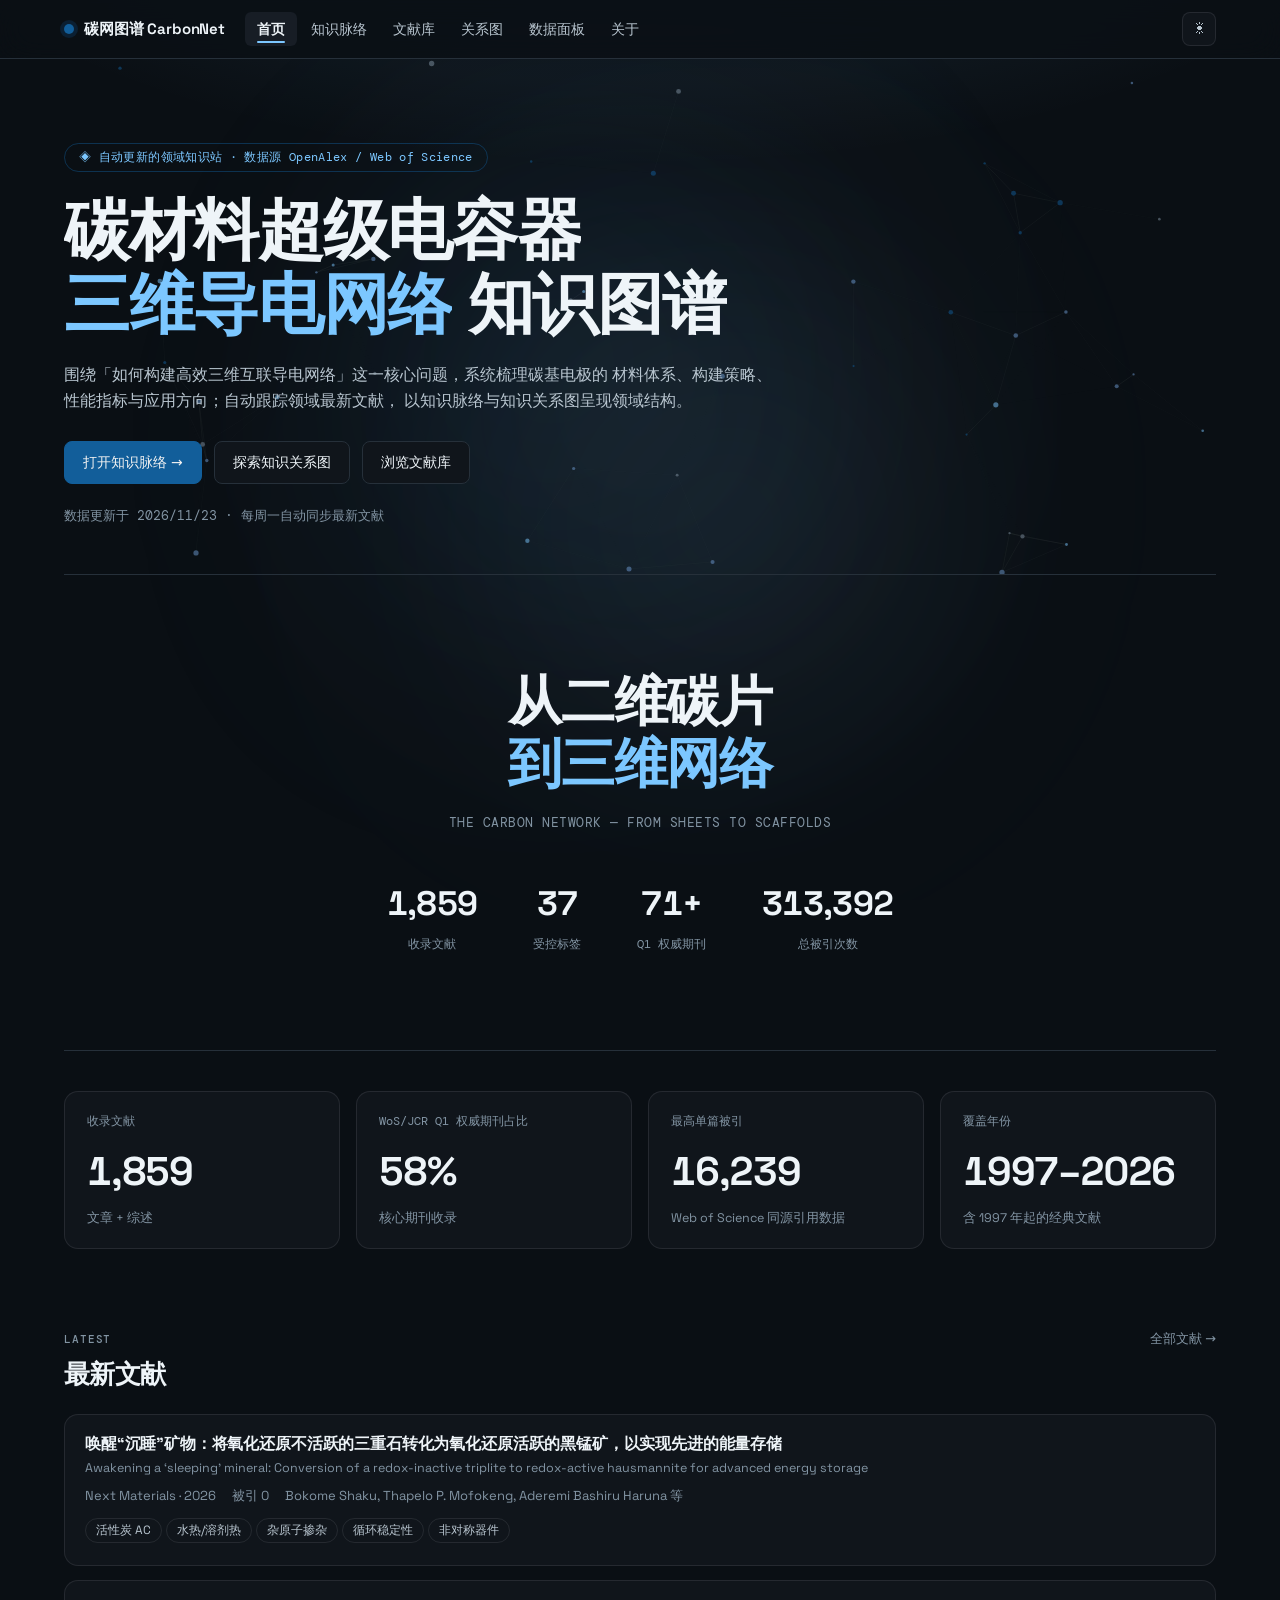
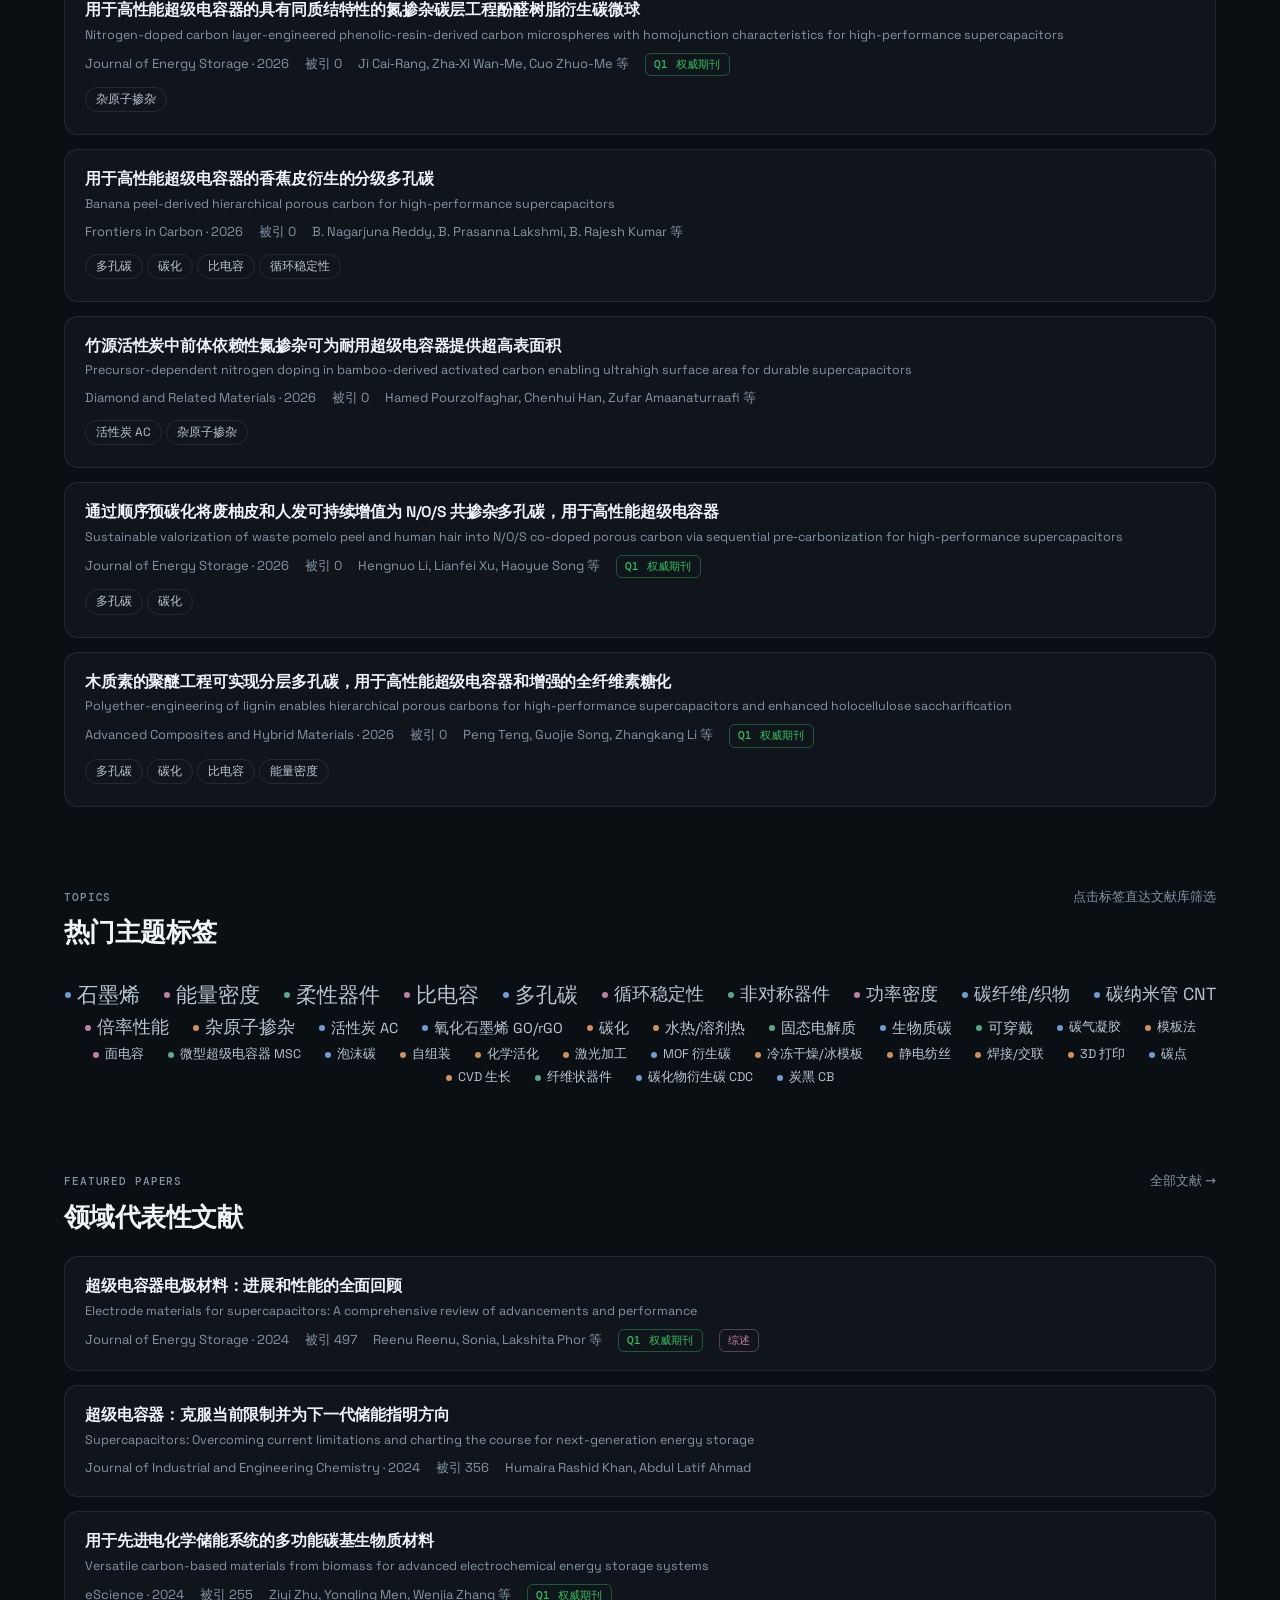
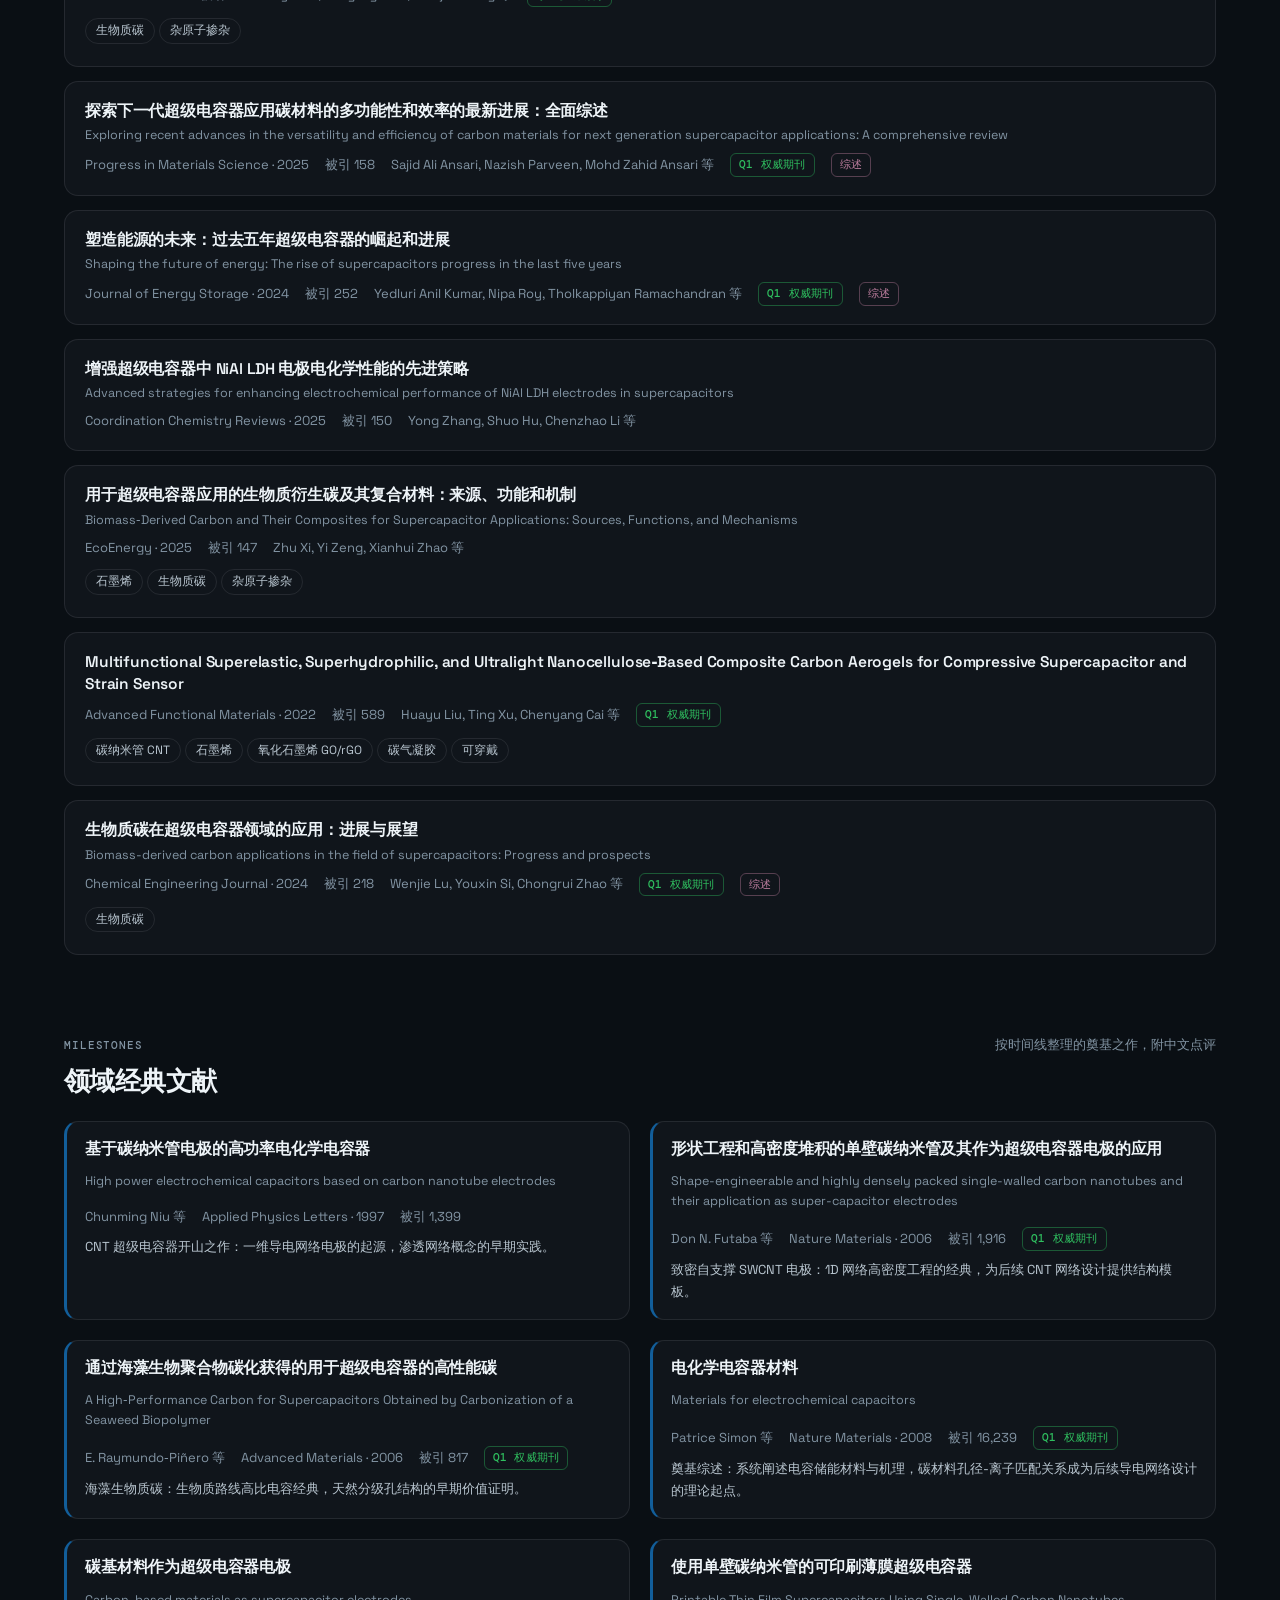
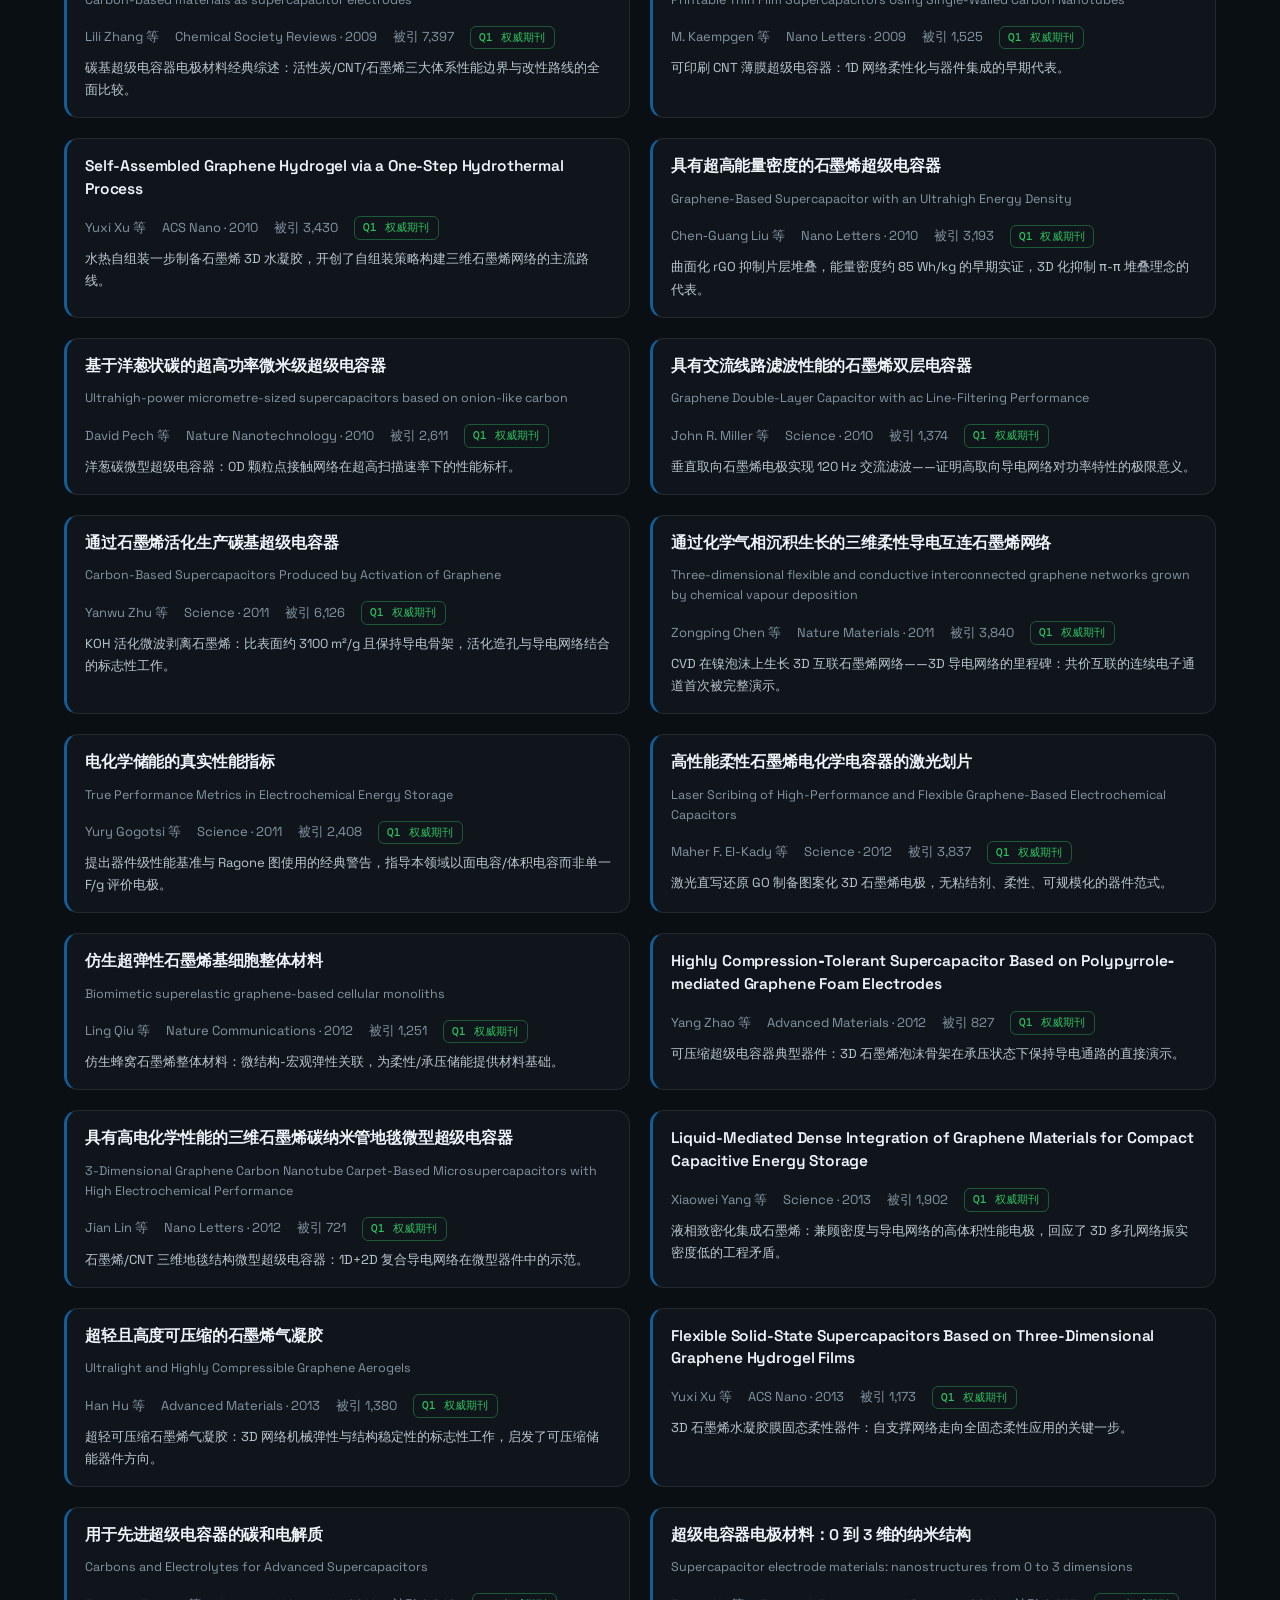
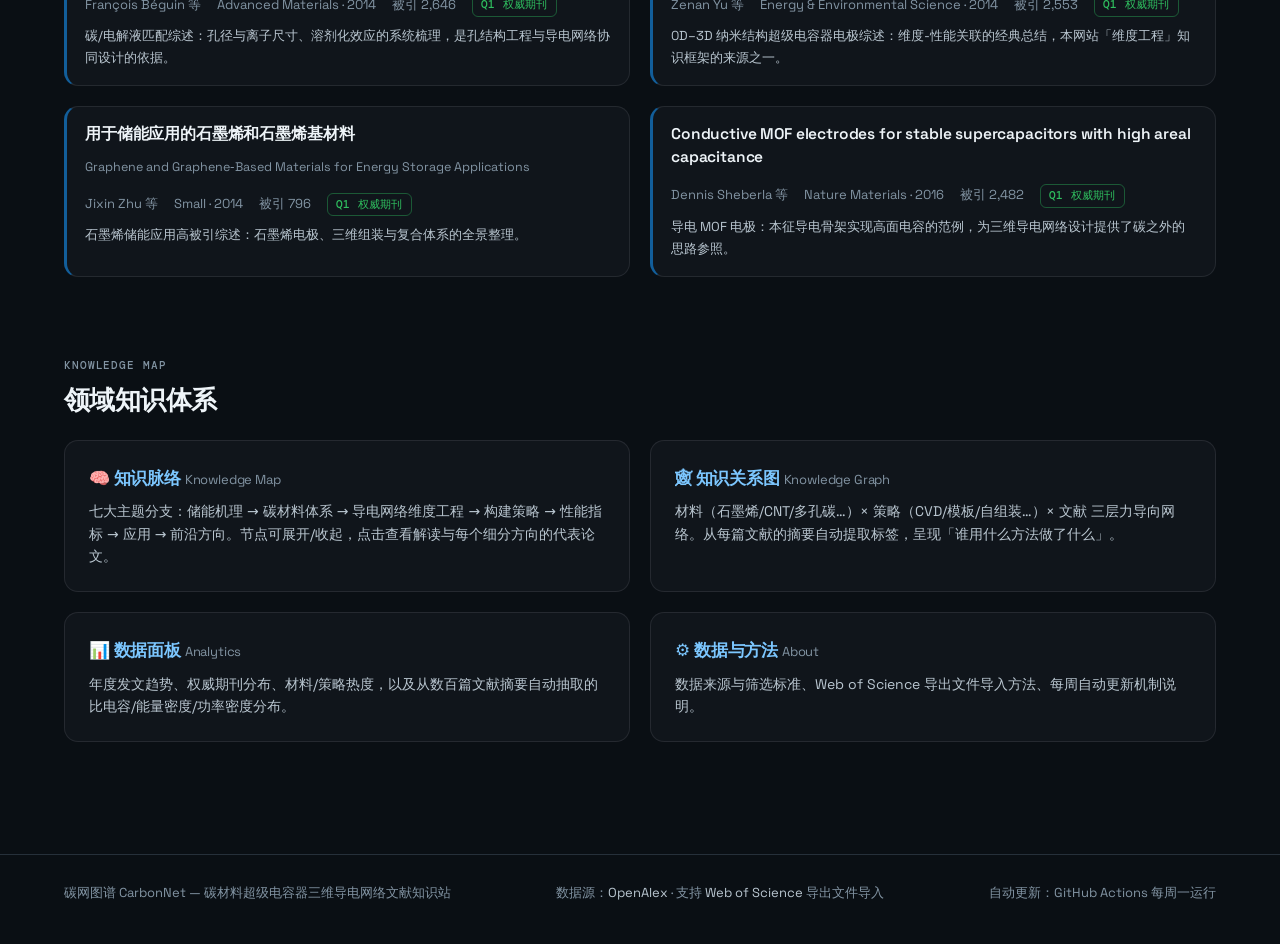
<file: index.html>
<!DOCTYPE html>
<html lang="zh-CN" data-theme="dark">
<head>
  <meta charset="UTF-8">
  <meta name="viewport" content="width=device-width, initial-scale=1.0">
  <title>碳网图谱 CarbonNet · 碳材料超级电容器三维导电网络</title>
  <meta name="description" content="碳材料超级电容器三维导电网络文献知识站：知识脉络、知识关系图、文献库与性能数据面板，数据自动更新，来源 OpenAlex / Web of Science 权威索引。">
  <link rel="stylesheet" href="assets/css/style.css?v=11">
  <link rel="icon" href="data:image/svg+xml,<svg xmlns='http://www.w3.org/2000/svg' viewBox='0 0 100 100'><circle cx='50' cy='50' r='42' fill='%23125E9A'/><circle cx='30' cy='38' r='10' fill='%237CC7FF'/><circle cx='62' cy='58' r='10' fill='%237CC7FF'/></svg>">
</head>
<body data-page="home">

  <main class="container">

    <!-- Hero -->
    <section class="hero">
      <canvas id="hero-canvas" aria-hidden="true"></canvas>
      <div class="hero-eyebrow">◈ 自动更新的领域知识站 · 数据源 OpenAlex / Web of Science</div>
      <h1>碳材料超级电容器<br><span class="accent">三维导电网络</span> 知识图谱</h1>
      <p class="hero-sub">
        围绕「如何构建高效三维互联导电网络」这一核心问题，系统梳理碳基电极的
        材料体系、构建策略、性能指标与应用方向；自动跟踪领域最新文献，
        以知识脉络与知识关系图呈现领域结构。
      </p>
      <div class="hero-actions">
        <a class="btn btn-primary" href="mindmap.html">打开知识脉络 →</a>
        <a class="btn" href="graph.html">探索知识关系图</a>
        <a class="btn" href="papers.html">浏览文献库</a>
      </div>
      <div class="updated-at" id="updated-at">数据更新于 …</div>
    </section>

    <!-- 大字标语带 -->
    <section class="statement">
      <h2>从二维碳片<br><span class="st-accent">到三维网络</span></h2>
      <div class="st-sub">THE CARBON NETWORK — FROM SHEETS TO SCAFFOLDS</div>
      <div class="st-nums" id="st-nums">
        <div class="st-num"><div class="v">—</div><div class="l">收录文献</div></div>
        <div class="st-num"><div class="v">—</div><div class="l">受控标签</div></div>
        <div class="st-num"><div class="v">—</div><div class="l">Q1 权威期刊</div></div>
        <div class="st-num"><div class="v">—</div><div class="l">总被引次数</div></div>
      </div>
    </section>

    <!-- KPI 数据一览 -->
    <section class="section" style="padding-top:40px">
      <div class="kpi-row" id="kpi-row">
        <div class="kpi"><div class="kpi-label">收录文献</div><div class="kpi-value">—</div><div class="kpi-delta">文章 + 综述</div></div>
        <div class="kpi"><div class="kpi-label">WoS/JCR Q1 权威期刊占比</div><div class="kpi-value">—</div><div class="kpi-delta">核心期刊收录</div></div>
        <div class="kpi"><div class="kpi-label">最高单篇被引</div><div class="kpi-value">—</div><div class="kpi-delta">Web of Science 同源引用数据</div></div>
        <div class="kpi"><div class="kpi-label">覆盖年份</div><div class="kpi-value">—</div><div class="kpi-delta">含 1997 年起的经典文献</div></div>
      </div>
    </section>

    <!-- 最新文献 -->
    <section class="section">
      <div class="section-head">
        <h2 class="section-title"><span class="kicker">Latest</span>最新文献</h2>
        <a class="section-note" href="papers.html">全部文献 →</a>
      </div>
      <div id="latest-list">
        <div class="empty-state">加载中…</div>
      </div>
    </section>

    <!-- 热门主题标签云 -->
    <section class="section">
      <div class="section-head">
        <h2 class="section-title"><span class="kicker">Topics</span>热门主题标签</h2>
        <span class="section-note">点击标签直达文献库筛选</span>
      </div>
      <div class="tag-cloud" id="tag-cloud"></div>
    </section>

    <!-- 精选文献 -->
    <section class="section">
      <div class="section-head">
        <h2 class="section-title"><span class="kicker">Featured Papers</span>领域代表性文献</h2>
        <a class="section-note" href="papers.html">全部文献 →</a>
      </div>
      <div id="featured-list">
        <div class="empty-state">加载中…</div>
      </div>
    </section>

    <!-- 经典文献 -->
    <section class="section">
      <div class="section-head">
        <h2 class="section-title"><span class="kicker">Milestones</span>领域经典文献</h2>
        <span class="section-note">按时间线整理的奠基之作，附中文点评</span>
      </div>
      <div id="classic-list" class="grid-2">
        <div class="empty-state">加载中…</div>
      </div>
    </section>

    <!-- 知识体系入口 -->
    <section class="section">
      <div class="section-head">
        <h2 class="section-title"><span class="kicker">Knowledge Map</span>领域知识体系</h2>
      </div>
      <div class="grid-2">
        <a class="card" href="mindmap.html">
          <h3>🧠 知识脉络 <span class="muted" style="font-weight:400;font-size:13px">Knowledge Map</span></h3>
          <p>七大主题分支：储能机理 → 碳材料体系 → 导电网络维度工程 → 构建策略 → 性能指标 → 应用 → 前沿方向。节点可展开/收起，点击查看解读与每个细分方向的代表论文。</p>
        </a>
        <a class="card" href="graph.html">
          <h3>🕸 知识关系图 <span class="muted" style="font-weight:400;font-size:13px">Knowledge Graph</span></h3>
          <p>材料（石墨烯/CNT/多孔碳…）× 策略（CVD/模板/自组装…）× 文献 三层力导向网络。从每篇文献的摘要自动提取标签，呈现「谁用什么方法做了什么」。</p>
        </a>
        <a class="card" href="stats.html">
          <h3>📊 数据面板 <span class="muted" style="font-weight:400;font-size:13px">Analytics</span></h3>
          <p>年度发文趋势、权威期刊分布、材料/策略热度，以及从数百篇文献摘要自动抽取的比电容/能量密度/功率密度分布。</p>
        </a>
        <a class="card" href="about.html">
          <h3>⚙️ 数据与方法 <span class="muted" style="font-weight:400;font-size:13px">About</span></h3>
          <p>数据来源与筛选标准、Web of Science 导出文件导入方法、每周自动更新机制说明。</p>
        </a>
      </div>
    </section>

  </main>

  <script src="assets/vendor/echarts.min.js"></script>
  <script src="assets/js/site.js?v=11"></script>
  <script>
    // 论文卡片构建（精选/最新共用；标题等来自 API 的不可信数据一律用 textContent）
    function buildPaperCard(p) {
      const el = document.createElement("article");
      el.className = "paper-card";

      const title = document.createElement("h3");
      title.className = "paper-title";
      const a = document.createElement("a");
      // 优先站内详情页（paper.html）；无 id/doi 时回退原文外链
      a.href = p.id ? `paper.html?id=${encodeURIComponent(p.id)}`
        : (p.doi ? `paper.html?doi=${encodeURIComponent(p.doi)}` : p.url || "#");
      a.textContent = p.zh_title || p.title;
      if (p.id || p.doi) a.title = "打开站内详情页";
      else { a.target = "_blank"; a.rel = "noopener"; }
      title.appendChild(a);
      el.appendChild(title);
      if (p.zh_title) {
        const en = document.createElement("div");
        en.textContent = p.title;
        en.style.cssText = "font-size:12.5px;color:var(--muted);margin-top:3px";
        en.title = "英文原标题";
        el.appendChild(en);
      }

      const meta = document.createElement("div");
      meta.className = "paper-meta";
      const span = (txt) => {
        const s = document.createElement("span");
        s.textContent = txt;
        meta.appendChild(s);
      };
      span(`${p.journal} · ${p.year}`);
      span(`被引 ${fmtInt(p.cited_by_count)}`);
      span(shortAuthors(p.authors));
      if (p.core_journal) {
        const b = document.createElement("span");
        b.className = "badge badge-q1";
        b.textContent = "Q1 权威期刊";
        meta.appendChild(b);
      }
      if (p.type === "review") {
        const b = document.createElement("span");
        b.className = "badge badge-review";
        b.textContent = "综述";
        meta.appendChild(b);
      }
      if (p.oa) {
        const b = document.createElement("span");
        b.className = "badge badge-oa";
        b.textContent = "开放获取";
        meta.appendChild(b);
      }
      if (p.classic) {
        const b = document.createElement("span");
        b.className = "badge badge-classic";
        b.textContent = "★ 经典";
        meta.appendChild(b);
      }
      el.appendChild(meta);

      const tags = (p.tags || []).slice(0, 5);
      if (tags.length) {
        const tw = document.createElement("div");
        tw.className = "paper-tags";
        tags.forEach((t) => {
          const tg = document.createElement("span");
          tg.className = "tag";
          tg.textContent = t;
          tw.appendChild(tg);
        });
        el.appendChild(tw);
      }
      return el;
    }

    (async () => {
      try {
        const [stats, featured, classics, latest] = await Promise.all([
          loadJSON("stats"), loadJSON("featured"), loadJSON("classics"), loadJSON("latest"),
        ]);

        // 更新时间
        document.getElementById("updated-at").textContent =
          `数据更新于 ${fmtDate(stats.last_updated)} · 每周一自动同步最新文献`;

        const t = stats.totals;

        // 数字滚动动画（KPI 与标语带共用，尊重 prefers-reduced-motion）
        const animateNum = (el, end, fmt, dur = 900, delay = 0) => {
          if (REDUCED_MOTION) { el.textContent = fmt(end); return; }
          const t0 = performance.now();
          const ease = (x) => 1 - Math.pow(1 - x, 3);
          const step = (now) => {
            const k = Math.min(1, (now - t0 - delay) / dur);
            if (k < 0) { requestAnimationFrame(step); return; }
            el.textContent = fmt(Math.round(end * ease(k)));
            if (k < 1) requestAnimationFrame(step);
          };
          requestAnimationFrame(step);
        };

        // KPI
        const kpis = document.querySelectorAll("#kpi-row .kpi-value");
        animateNum(kpis[0], t.papers, fmtInt);
        animateNum(kpis[1], Math.round((t.core_journal / t.papers) * 100), (n) => n + "%");
        animateNum(kpis[2], t.cited_max, fmtInt);
        kpis[3].textContent = `${t.year_min}–${t.year_max}`;

        // 大字标语带核心数字（错峰滚动，动感更强）
        const stNums = document.querySelectorAll("#st-nums .v");
        animateNum(stNums[0], t.papers, fmtInt, 1000, 0);
        animateNum(stNums[1], stats.tags.length, fmtInt, 1000, 120);
        animateNum(stNums[2], t.core_journals_n, (n) => `${n}+`, 1000, 240);
        animateNum(stNums[3], t.cited_total, fmtInt, 1100, 360);

        // 最新文献
        const llist = document.getElementById("latest-list");
        llist.innerHTML = "";
        latest.forEach((p, i) => {
          const el = buildPaperCard(p);
          el.style.animationDelay = `${Math.min(i, 6) * 55}ms`;
          llist.appendChild(el);
        });

        // 热门主题标签云（字号按论文数分档，颜色按类别，点击跳文献库筛选）
        const TAG_SLOT = { material: 0, strategy: 1, application: 2, metric: 4 };
        const tc = document.getElementById("tag-cloud");
        tc.innerHTML = "";
        const theme = chartTheme();
        [...stats.tags].sort((a, b) => b.count - a.count).forEach((tg, i) => {
          const a = document.createElement("a");
          a.href = `papers.html?tag=${encodeURIComponent(tg.name)}`;
          a.classList.add("fade-up");                          // 错峰弹入（播完自动退役）
          a.style.animationDelay = `${Math.min(i, 12) * 35}ms`;
          const size = tg.count >= 400 ? 21 : tg.count >= 200 ? 17.5 : tg.count >= 100 ? 14.5 : 12.5;
          a.style.fontSize = `${size}px`;
          a.title = `${tg.name} · ${fmtInt(tg.count)} 篇`;
          const dot = document.createElement("span");
          dot.className = "tc-dot";
          dot.style.setProperty("--tc-color", theme.series[TAG_SLOT[tg.category] || 0]);
          a.appendChild(dot);
          a.appendChild(document.createTextNode(tg.name));
          tc.appendChild(a);
        });

        // 精选文献卡片
        const list = document.getElementById("featured-list");
        list.innerHTML = "";
        featured.forEach((p, i) => {
          const el = buildPaperCard(p);
          el.style.animationDelay = `${Math.min(i, 6) * 55}ms`;
          list.appendChild(el);
        });

        // 经典文献（时间线整理 + 中文点评）
        const clist = document.getElementById("classic-list");
        clist.innerHTML = "";
        const classicsDesc = [...(classics || [])].sort((a, b) => (a.year || 0) - (b.year || 0));
        classicsDesc.forEach((c, i) => {
          const el = document.createElement("article");
          el.className = "classic-card";
          el.style.animationDelay = `${Math.min(i, 6) * 55}ms`;

          const title = document.createElement("h3");
          title.className = "paper-title";
          const a = document.createElement("a");
          // 优先站内详情页（paper.html）；无 id/doi 时回退原文外链
          a.href = c.id ? `paper.html?id=${encodeURIComponent(c.id)}`
            : (c.doi ? `paper.html?doi=${encodeURIComponent(c.doi)}` : c.url || "#");
          a.textContent = c.zh_title || c.title;
          if (c.id || c.doi) a.title = "打开站内详情页";
          else { a.target = "_blank"; a.rel = "noopener"; }
          title.appendChild(a);
          el.appendChild(title);
          if (c.zh_title) {
            const en = document.createElement("div");
            en.textContent = c.title;
            en.style.cssText = "font-size:12.5px;color:var(--muted);margin-top:3px";
            en.title = "英文原标题";
            el.appendChild(en);
          }

          const meta = document.createElement("div");
          meta.className = "paper-meta";
          const span = (txt) => {
            const s = document.createElement("span");
            s.textContent = txt;
            meta.appendChild(s);
          };
          span(`${c.first_author} 等`);
          span(`${c.journal} · ${c.year}`);
          span(`被引 ${fmtInt(c.cited_by_count)}`);
          if (c.core_journal) {
            const b = document.createElement("span");
            b.className = "badge badge-q1";
            b.textContent = "Q1 权威期刊";
            meta.appendChild(b);
          }
          el.appendChild(meta);

          const note = document.createElement("p");
          note.className = "classic-note";
          note.textContent = c.note;
          el.appendChild(note);
          clist.appendChild(el);
        });
      } catch (e) {
        const msg = `<div class="empty-state">数据加载失败：${e.message}</div>`;
        document.getElementById("featured-list").innerHTML = msg;
        document.getElementById("classic-list").innerHTML = msg;
      }
    })();
  </script>
  <script>
    /* Hero 背景粒子网络：节点缓慢漂移 + 邻近连线（还原"碳网"意象）
       尊重 prefers-reduced-motion：仅绘制一帧静态背景 */
    (() => {
      const canvas = document.getElementById("hero-canvas");
      if (!canvas) return;
      const ctx = canvas.getContext("2d");
      const hero = canvas.parentElement;
      const t0 = chartTheme();
      // 电光青 + 深蓝 + 灰 + 低饱和蓝（蓝系克制配色）
      const COLORS = [readToken("--accent"), readToken("--accent-fill"),
        readToken("--muted"), t0.series[0]];
      const DPR = Math.min(2, window.devicePixelRatio || 1);
      const LINK_DIST = 130;
      let nodes = [], W = 0, H = 0, raf = 0, running = true;

      function seed() {
        const n = Math.min(56, Math.max(26, Math.floor(W / 26)));
        nodes = Array.from({ length: n }, () => ({
          x: Math.random() * W,
          y: Math.random() * H,
          vx: (Math.random() - 0.5) * 0.35,
          vy: (Math.random() - 0.5) * 0.35,
          r: 1 + Math.random() * 1.8,
          c: COLORS[Math.floor(Math.random() * COLORS.length)],
        }));
      }

      function resize() {
        W = hero.clientWidth; H = hero.clientHeight;
        canvas.width = W * DPR; canvas.height = H * DPR;
        canvas.style.width = W + "px"; canvas.style.height = H + "px";
        ctx.setTransform(DPR, 0, 0, DPR, 0, 0);
        seed();
      }

      function draw() {
        ctx.clearRect(0, 0, W, H);
        for (let i = 0; i < nodes.length; i++) {
          const a = nodes[i];
          for (let j = i + 1; j < nodes.length; j++) {
            const b = nodes[j];
            const dx = a.x - b.x, dy = a.y - b.y;
            const d2 = dx * dx + dy * dy;
            if (d2 > 0 && d2 < LINK_DIST * LINK_DIST) {
              const alpha = (1 - Math.sqrt(d2) / LINK_DIST) * 0.2;
              ctx.strokeStyle = `rgba(140,150,140,${alpha.toFixed(3)})`;
              ctx.beginPath();
              ctx.moveTo(a.x, a.y);
              ctx.lineTo(b.x, b.y);
              ctx.stroke();
            }
          }
        }
        for (const a of nodes) {
          ctx.fillStyle = a.c;
          ctx.beginPath();
          ctx.arc(a.x, a.y, a.r, 0, Math.PI * 2);
          ctx.fill();
        }
      }

      function step() {
        if (!running) return;
        for (const a of nodes) {
          a.x += a.vx; a.y += a.vy;
          if (a.x < -20) a.x = W + 20; else if (a.x > W + 20) a.x = -20;
          if (a.y < -20) a.y = H + 20; else if (a.y > H + 20) a.y = -20;
        }
        draw();
        raf = requestAnimationFrame(step);
      }

      function start() {
        cancelAnimationFrame(raf);
        if (REDUCED_MOTION) { draw(); return; }
        raf = requestAnimationFrame(step);
      }

      resize(); start();
      window.addEventListener("resize", () => { resize(); start(); });
      window.addEventListener("themechange", () => {
        const t2 = chartTheme();
        COLORS[0] = readToken("--accent");
        COLORS[1] = readToken("--accent-fill");
        COLORS[2] = readToken("--muted");
        COLORS[3] = t2.series[0];
        nodes.forEach((nd, i) => { nd.c = COLORS[i % COLORS.length]; });
        draw();
      });
      document.addEventListener("visibilitychange", () => {
        running = !document.hidden;
        if (running) start();
      });
    })();
  </script>
</body>
</html>
</file>
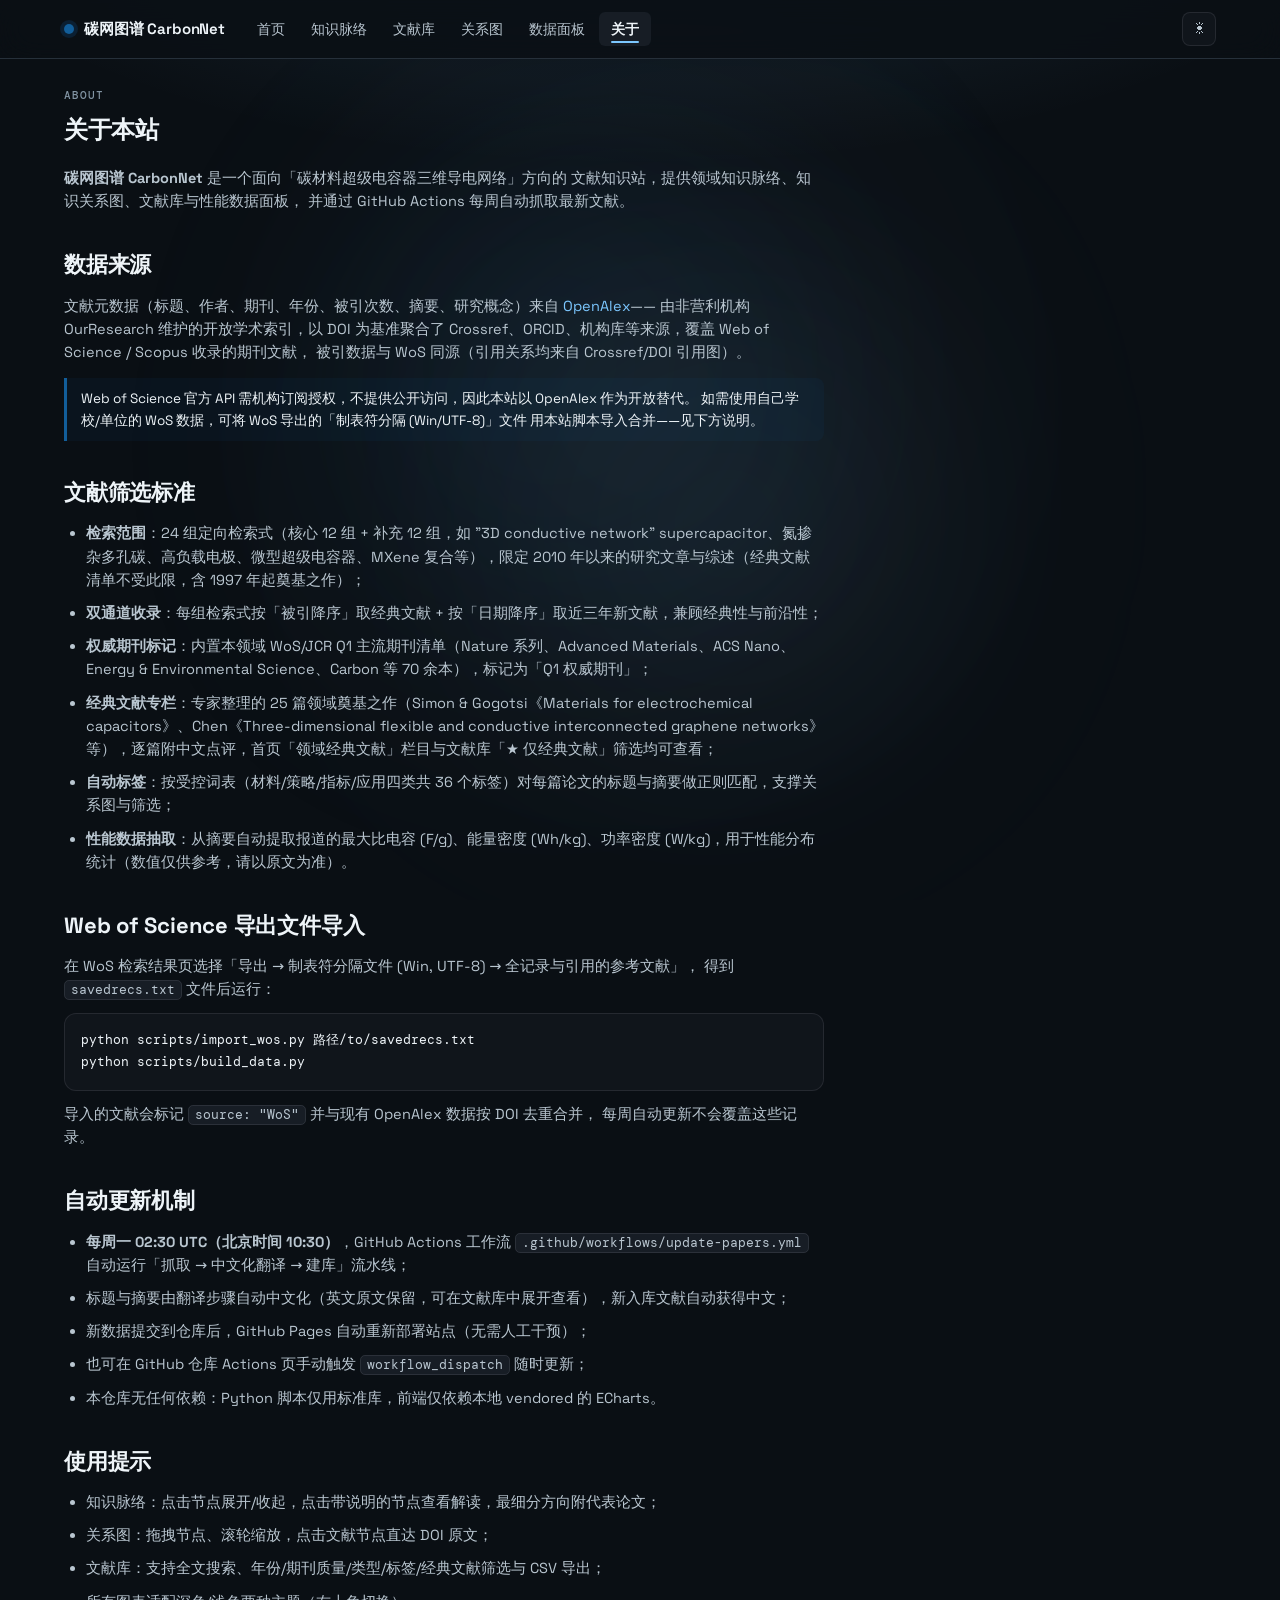
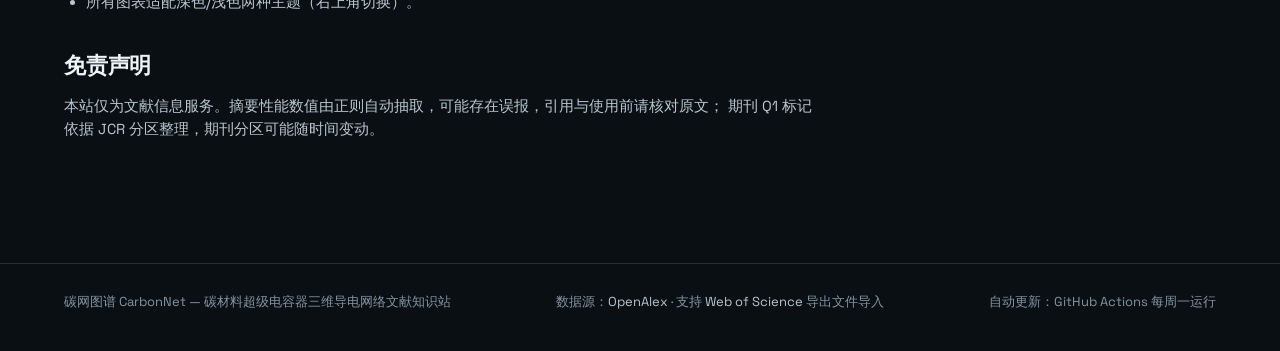
<file: about.html>
<!DOCTYPE html>
<html lang="zh-CN" data-theme="dark">
<head>
  <meta charset="UTF-8">
  <meta name="viewport" content="width=device-width, initial-scale=1.0">
  <title>关于 · 碳网图谱 CarbonNet</title>
  <meta name="description" content="碳网图谱数据来源、文献筛选标准、Web of Science 导入方法与自动更新机制说明。">
  <link rel="stylesheet" href="assets/css/style.css?v=11">
  <link rel="icon" href="data:image/svg+xml,<svg xmlns='http://www.w3.org/2000/svg' viewBox='0 0 100 100'><circle cx='50' cy='50' r='42' fill='%23125E9A'/><circle cx='30' cy='38' r='10' fill='%237CC7FF'/><circle cx='62' cy='58' r='10' fill='%237CC7FF'/></svg>">
</head>
<body data-page="about">

  <main class="container">
    <section class="section" style="padding-top:28px">
      <div class="prose">
        <h1 class="section-title" style="font-size:24px;margin-bottom:18px"><span class="kicker">About</span>关于本站</h1>

        <p>
          <strong>碳网图谱 CarbonNet</strong> 是一个面向「碳材料超级电容器三维导电网络」方向的
          文献知识站，提供领域知识脉络、知识关系图、文献库与性能数据面板，
          并通过 GitHub Actions 每周自动抓取最新文献。
        </p>

        <h2>数据来源</h2>
        <p>
          文献元数据（标题、作者、期刊、年份、被引次数、摘要、研究概念）来自
          <a href="https://openalex.org" target="_blank" rel="noopener">OpenAlex</a>——
          由非营利机构 OurResearch 维护的开放学术索引，以 DOI 为基准聚合了
          Crossref、ORCID、机构库等来源，覆盖 Web of Science / Scopus 收录的期刊文献，
          被引数据与 WoS 同源（引用关系均来自 Crossref/DOI 引用图）。
        </p>
        <div class="note">
          Web of Science 官方 API 需机构订阅授权，不提供公开访问，因此本站以 OpenAlex 作为开放替代。
          如需使用自己学校/单位的 WoS 数据，可将 WoS 导出的「制表符分隔 (Win/UTF-8)」文件
          用本站脚本导入合并——见下方说明。
        </div>

        <h2>文献筛选标准</h2>
        <ul>
          <li><strong>检索范围</strong>：24 组定向检索式（核心 12 组 + 补充 12 组，如 "3D conductive network" supercapacitor、氮掺杂多孔碳、高负载电极、微型超级电容器、MXene 复合等），限定 2010 年以来的研究文章与综述（经典文献清单不受此限，含 1997 年起奠基之作）；</li>
          <li><strong>双通道收录</strong>：每组检索式按「被引降序」取经典文献 + 按「日期降序」取近三年新文献，兼顾经典性与前沿性；</li>
          <li><strong>权威期刊标记</strong>：内置本领域 WoS/JCR Q1 主流期刊清单（Nature 系列、Advanced Materials、ACS Nano、Energy & Environmental Science、Carbon 等 70 余本），标记为「Q1 权威期刊」；</li>
          <li><strong>经典文献专栏</strong>：专家整理的 25 篇领域奠基之作（Simon &amp; Gogotsi《Materials for electrochemical capacitors》、Chen《Three-dimensional flexible and conductive interconnected graphene networks》等），逐篇附中文点评，首页「领域经典文献」栏目与文献库「★ 仅经典文献」筛选均可查看；</li>
          <li><strong>自动标签</strong>：按受控词表（材料/策略/指标/应用四类共 36 个标签）对每篇论文的标题与摘要做正则匹配，支撑关系图与筛选；</li>
          <li><strong>性能数据抽取</strong>：从摘要自动提取报道的最大比电容 (F/g)、能量密度 (Wh/kg)、功率密度 (W/kg)，用于性能分布统计（数值仅供参考，请以原文为准）。</li>
        </ul>

        <h2>Web of Science 导出文件导入</h2>
        <p>
          在 WoS 检索结果页选择「导出 → 制表符分隔文件 (Win, UTF-8) → 全记录与引用的参考文献」，
          得到 <code>savedrecs.txt</code> 文件后运行：
        </p>
        <pre><code>python scripts/import_wos.py 路径/to/savedrecs.txt
python scripts/build_data.py</code></pre>
        <p>
          导入的文献会标记 <code>source: "WoS"</code> 并与现有 OpenAlex 数据按 DOI 去重合并，
          每周自动更新不会覆盖这些记录。
        </p>

        <h2>自动更新机制</h2>
        <ul>
          <li><strong>每周一 02:30 UTC（北京时间 10:30）</strong>，GitHub Actions 工作流
            <code>.github/workflows/update-papers.yml</code> 自动运行「抓取 → 中文化翻译 → 建库」流水线；</li>
          <li>标题与摘要由翻译步骤自动中文化（英文原文保留，可在文献库中展开查看），新入库文献自动获得中文；</li>
          <li>新数据提交到仓库后，GitHub Pages 自动重新部署站点（无需人工干预）；</li>
          <li>也可在 GitHub 仓库 Actions 页手动触发 <code>workflow_dispatch</code> 随时更新；</li>
          <li>本仓库无任何依赖：Python 脚本仅用标准库，前端仅依赖本地 vendored 的 ECharts。</li>
        </ul>

        <h2>使用提示</h2>
        <ul>
          <li>知识脉络：点击节点展开/收起，点击带说明的节点查看解读，最细分方向附代表论文；</li>
          <li>关系图：拖拽节点、滚轮缩放，点击文献节点直达 DOI 原文；</li>
          <li>文献库：支持全文搜索、年份/期刊质量/类型/标签/经典文献筛选与 CSV 导出；</li>
          <li>所有图表适配深色/浅色两种主题（右上角切换）。</li>
        </ul>

        <h2>免责声明</h2>
        <p>
          本站仅为文献信息服务。摘要性能数值由正则自动抽取，可能存在误报，引用与使用前请核对原文；
          期刊 Q1 标记依据 JCR 分区整理，期刊分区可能随时间变动。
        </p>
      </div>
    </section>
  </main>

  <script src="assets/vendor/echarts.min.js"></script>
  <script src="assets/js/site.js?v=11"></script>
</body>
</html>
</file>
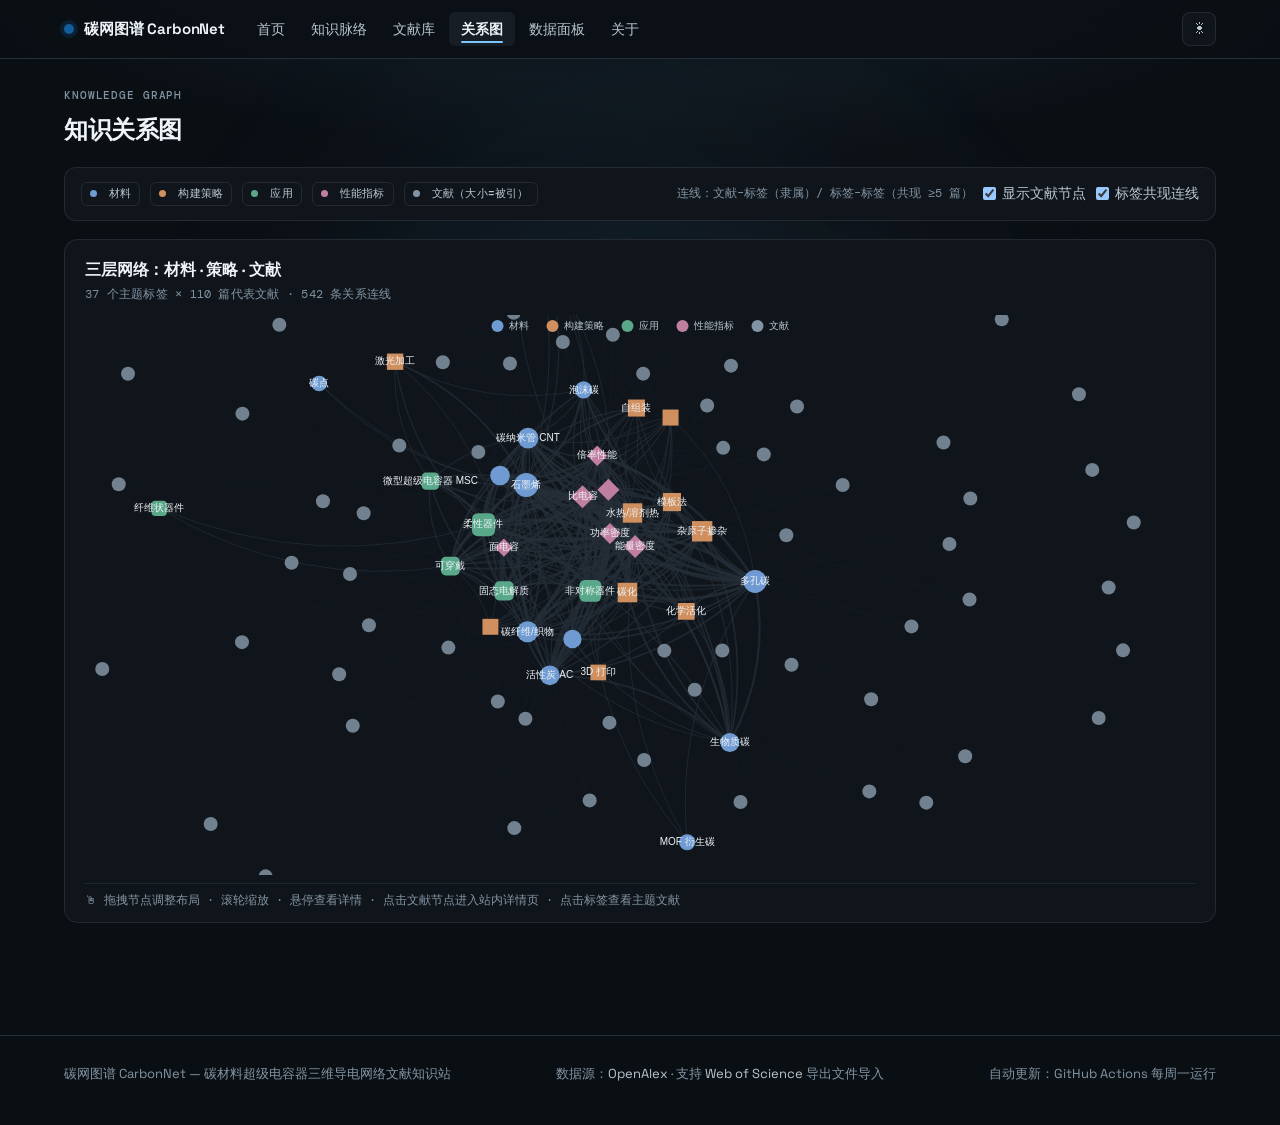
<file: graph.html>
<!DOCTYPE html>
<html lang="zh-CN" data-theme="dark">
<head>
  <meta charset="UTF-8">
  <meta name="viewport" content="width=device-width, initial-scale=1.0">
  <title>知识关系图 · 碳网图谱 CarbonNet</title>
  <meta name="description" content="碳材料超级电容器三维导电网络知识关系图：材料 × 构建策略 × 文献三层力导向网络。">
  <link rel="stylesheet" href="assets/css/style.css?v=11">
  <link rel="icon" href="data:image/svg+xml,<svg xmlns='http://www.w3.org/2000/svg' viewBox='0 0 100 100'><circle cx='50' cy='50' r='42' fill='%23125E9A'/><circle cx='30' cy='38' r='10' fill='%237CC7FF'/><circle cx='62' cy='58' r='10' fill='%237CC7FF'/></svg>">
</head>
<body data-page="graph">

  <main class="container">
    <section class="section" style="padding-top:28px">
      <div class="section-head">
        <h1 class="section-title" style="font-size:24px"><span class="kicker">Knowledge Graph</span>知识关系图</h1>
      </div>

      <!-- 图例与筛选 -->
      <div class="filter-row">
        <span class="badge"><span class="tag-dot" style="background:var(--s1)"></span>材料</span>
        <span class="badge"><span class="tag-dot" style="background:var(--s2)"></span>构建策略</span>
        <span class="badge"><span class="tag-dot" style="background:var(--s3)"></span>应用</span>
        <span class="badge"><span class="tag-dot" style="background:var(--s5)"></span>性能指标</span>
        <span class="badge"><span class="tag-dot" style="background:var(--muted)"></span>文献（大小=被引）</span>
        <span class="filter-count">连线：文献–标签（隶属）/ 标签–标签（共现 ≥5 篇）</span>
        <label style="display:flex;align-items:center;gap:6px;font-size:13.5px;color:var(--ink-2);cursor:pointer">
          <input type="checkbox" id="show-papers" checked> 显示文献节点
        </label>
        <label style="display:flex;align-items:center;gap:6px;font-size:13.5px;color:var(--ink-2);cursor:pointer">
          <input type="checkbox" id="show-cooccur" checked> 标签共现连线
        </label>
      </div>

      <div class="chart-card">
        <div class="chart-title">三层网络：材料 · 策略 · 文献</div>
        <div class="chart-sub" id="graph-sub">加载中…</div>
        <div id="graph" class="chart chart-lg"></div>
        <div class="chart-note">🖱 拖拽节点调整布局 · 滚轮缩放 · 悬停查看详情 · 点击文献节点进入站内详情页 · 点击标签查看主题文献</div>
      </div>
    </section>
  </main>

  <script src="assets/vendor/echarts.min.js"></script>
  <script src="assets/js/site.js?v=11"></script>
  <script>
    let chart, graphData;
    const CATEGORY_META = {
      material:    { label: "材料",     slot: 0, shape: "circle" },
      strategy:    { label: "构建策略", slot: 1, shape: "rect" },
      application: { label: "应用",     slot: 2, shape: "roundRect" },
      metric:      { label: "性能指标", slot: 4, shape: "diamond" },
    };
    const TAG_CATEGORY = {}; // tag 名 → 类别（从 stats.json 读）

    function buildSeries() {
      const t = chartTheme();
      const showPapers = document.getElementById("show-papers").checked;
      const showCooccur = document.getElementById("show-cooccur").checked;

      const nodeIds = new Set();
      const nodes = [];
      const links = [];

      for (const n of graphData.nodes) {
        if (n.type === "paper" && !showPapers) continue;
        nodeIds.add(n.id);
        if (n.type === "tag") {
          const meta = CATEGORY_META[TAG_CATEGORY[n.name] || "material"];
          nodes.push({
            ...n,
            symbol: meta.shape,
            symbolSize: n.symbolSize,
            category: meta.label,
            itemStyle: { color: t.series[meta.slot] },
            label: { show: true, fontSize: 12, color: t.ink },
          });
        } else {
          nodes.push({
            ...n,
            symbol: "circle",
            // 最小 14px 保证点击热区足够大（被引少的节点原来只有 ~8px，很难点中）
            symbolSize: Math.max(n.symbolSize, 14),
            category: "文献",
            itemStyle: { color: t.muted, opacity: 0.85 },
            label: { show: false },
            emphasis: {
              label: { show: true, fontSize: 11.5, color: t.ink, position: "top" },
              itemStyle: { color: t.series[0] },
            },
          });
        }
      }

      for (const l of graphData.links) {
        if (!nodeIds.has(l.source) || !nodeIds.has(l.target)) continue;
        const isCooccur = l.source.startsWith("t:") && l.target.startsWith("t:");
        if (isCooccur && !showCooccur) continue;
        links.push({
          source: l.source, target: l.target,
          lineStyle: {
            color: isCooccur ? t.baseline : t.grid,
            width: isCooccur ? Math.min(3, 0.8 + l.weight * 0.03) : 0.6,
            opacity: isCooccur ? 0.7 : 0.45,
            curveness: isCooccur ? 0.18 : 0,
          },
        });
      }

      return { nodes, links };
    }

    function render() {
      const t = chartTheme();
      const data = buildSeries();
      const opt = baseChartOptions();
      Object.assign(opt, {
        legend: [{
          data: ["材料", "构建策略", "应用", "性能指标", "文献"].map((name) => ({
            name,
            icon: name === "文献" ? "circle" : "circle",
          })),
          top: 0, left: "center",
          textStyle: { color: t.ink2, fontSize: 12.5 },
          itemWidth: 12, itemHeight: 12, itemGap: 18,
        }],
        tooltip: {
          ...opt.tooltip,
          formatter: (p) => tooltipHTML(p.data, t),
        },
        series: [{
          type: "graph",
          layout: "force",
          data: data.nodes,
          links: data.links,
          categories: ["材料", "构建策略", "应用", "性能指标", "文献"].map((name, i) => ({
            name,
            itemStyle: {
              color: name === "文献" ? t.muted
                : t.series[Object.values(CATEGORY_META)[i].slot],
            },
          })),
          roam: true,
          draggable: true,
          // 拖拽/更新不做过渡动画，节点直接跟手，消除"橡皮筋"迟滞感
          animationDurationUpdate: 0,
          force: {
            repulsion: 420,
            edgeLength: [60, 150],
            gravity: 0.08,
            friction: 0.6,
            layoutAnimation: false,
          },
          labelLayout: { hideOverlap: true },
          lineStyle: { color: "source" },
          emphasis: { scale: 1.5 },
          top: 40, bottom: 20, left: 20, right: 20,
          scaleLimit: { min: 0.3, max: 6 },
        }],
      });
      chart.setOption(opt, true);

      const np = graphData.nodes.filter((n) => n.type === "paper").length;
      const nt = graphData.nodes.length - np;
      document.getElementById("graph-sub").textContent =
        `${nt} 个主题标签 × ${np} 篇代表文献 · ${graphData.links.length} 条关系连线`;
    }

    // 提示框：innerHTML 渲染，标题/期刊来自 API，必须先转义
    function tooltipHTML(d, t) {
      if (!d) return "";
      if (d.type === "tag") {
        const meta = CATEGORY_META[TAG_CATEGORY[d.name] || "material"];
        return `<strong>${escapeHtml(d.name)}</strong><br><span style="color:${t.muted}">${meta.label} · 相关论文 ${fmtInt(d.value)} 篇</span><br><span style="color:${t.series[0]}">点击查看该主题文献</span>`;
      }
      const q1 = d.core_journal ? ` · <span style="color:${t.good}">Q1</span>` : "";
      const zh = d.zh_title ? `<br><span style="line-height:1.5">${escapeHtml(d.zh_title)}</span>` : "";
      const parts = [
        `<strong style="line-height:1.5">${escapeHtml(d.name)}</strong>${zh}`,
        `<span style="color:${t.muted}">${escapeHtml(d.journal || "")} · ${d.year || ""}${q1}</span>`,
        d.value ? `<span style="color:${t.muted}">被引 ${fmtInt(d.value)}</span>` : "",
        d.id ? `<br><span style="color:${t.series[0]}">点击进入站内详情页</span>` : "",
      ];
      return parts.join("<br>");
    }

    (async () => {
      try {
        const [g, stats] = await Promise.all([loadJSON("graph"), loadJSON("stats")]);
        graphData = g;
        stats.tags.forEach((tg) => { TAG_CATEGORY[tg.name] = tg.category; });
        chart = echarts.init(document.getElementById("graph"), null, {
          // 高分屏限制渲染分辨率，拖拽时每帧重绘的像素量大幅减少
          devicePixelRatio: Math.min(window.devicePixelRatio || 1, 1.75),
        });
        render();

        // 拖拽期间仅暂停背景光斑动画（纯 CSS，不触碰图表）。
        // 任何 pointer 手势期间都不得 setOption：力导向布局会整体重启
        // （全网乱动），节点位置跳变还会打断 ECharts 的 click 命中判定
        // ——这是"单击文献节点没反应"的根因，勿再引入
        const graphEl = document.getElementById("graph");
        const setFluid = (v) => document.querySelectorAll(".fluid-bg i")
          .forEach((el) => { el.style.animationPlayState = v; });

        // 节点跳转：draggable 图上 ECharts 的 click 可能被拖拽判定吃掉，
        // 用 pointerdown/up 位移做兜底（位移 <6px 视为单击）
        const navigate = (d) => {
          if (d.type === "paper" && d.id) {
            // 图节点 id 形如 "p:W…"，去掉前缀后用站内详情页打开
            location.href = `paper.html?id=${encodeURIComponent(String(d.id).replace(/^p:/, ""))}`;
          } else if (d.type === "tag") {
            location.href = `papers.html?tag=${encodeURIComponent(d.name)}`;
          }
        };
        let press = null, hoverNode = null, clickHandled = false;
        chart.on("mouseover", (p) => { if (p.data) hoverNode = p.data; });
        chart.on("mouseout", () => { hoverNode = null; });
        chart.on("click", (p) => {
          if (!p.data) return;
          clickHandled = true;
          navigate(p.data);
        });
        graphEl.addEventListener("pointerdown", (e) => {
          setFluid("paused");
          press = { x: e.clientX, y: e.clientY };
        });
        graphEl.addEventListener("pointerup", (e) => {
          setFluid("");
          const moved = press ? Math.hypot(e.clientX - press.x, e.clientY - press.y) : 99;
          press = null;
          if (moved > 6) return;                               // 拖拽结束，不导航
          if (!clickHandled && hoverNode) navigate(hoverNode); // click 被吃掉时的兜底
          clickHandled = false;
        });
        window.addEventListener("pointercancel", () => { setFluid(""); press = null; });
        document.getElementById("show-papers").addEventListener("change", render);
        document.getElementById("show-cooccur").addEventListener("change", render);
        window.addEventListener("resize", () => chart.resize());
        window.addEventListener("themechange", () => render());
      } catch (e) {
        document.getElementById("graph").innerHTML =
          `<div class="empty-state">加载失败：${e.message}</div>`;
      }
    })();
  </script>
</body>
</html>
</file>
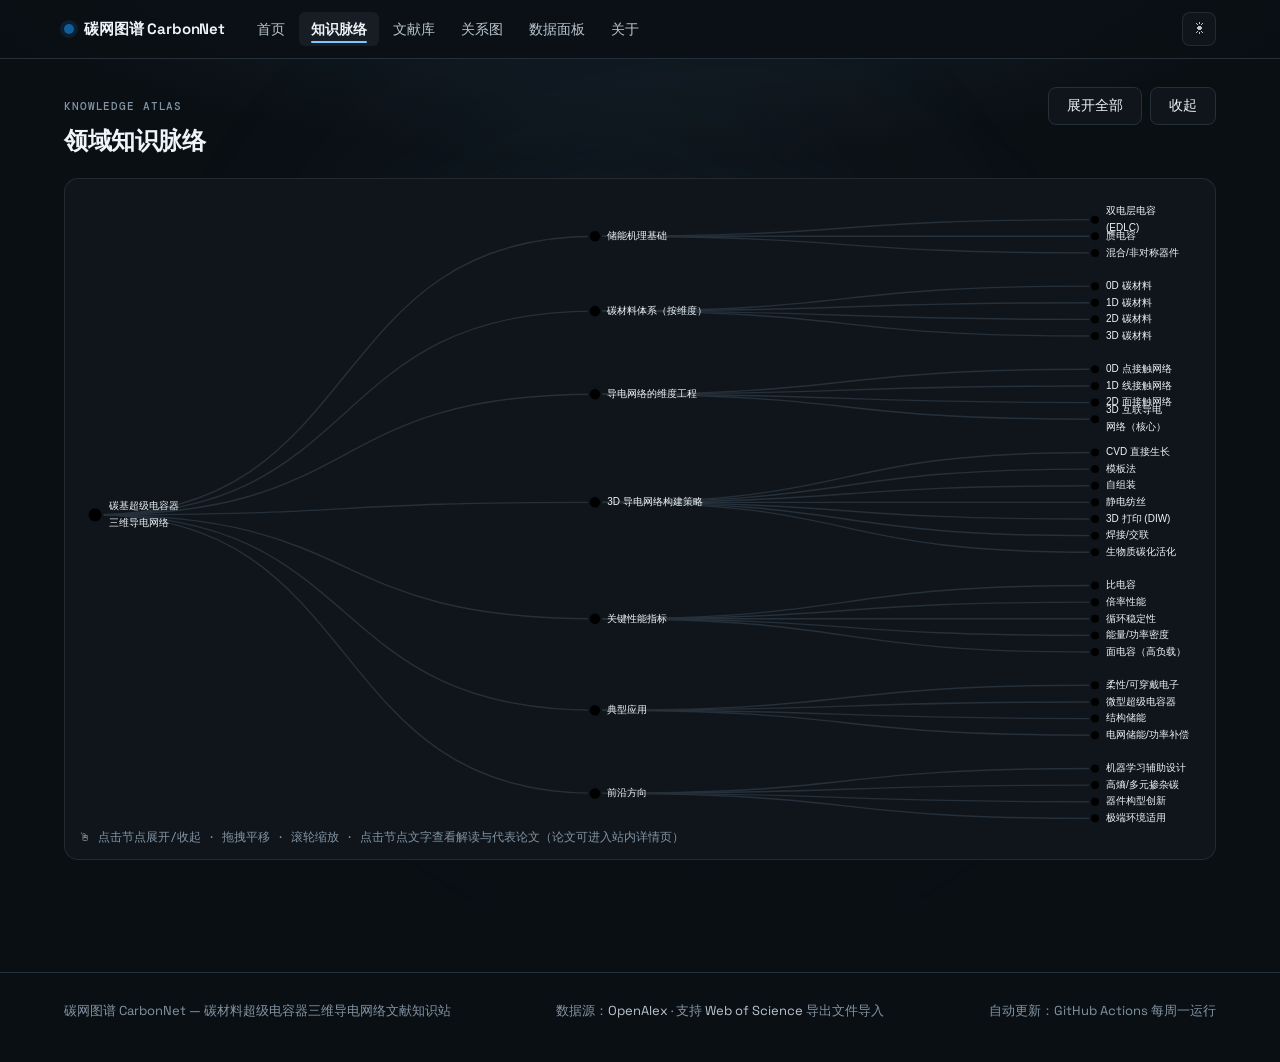
<file: mindmap.html>
<!DOCTYPE html>
<html lang="zh-CN" data-theme="dark">
<head>
  <meta charset="UTF-8">
  <meta name="viewport" content="width=device-width, initial-scale=1.0">
  <title>知识脉络 · 碳网图谱 CarbonNet</title>
  <meta name="description" content="碳材料超级电容器三维导电网络领域知识脉络：储能机理、碳材料体系、导电网络维度工程、构建策略、性能指标、应用与前沿方向，每个细分方向附代表论文。">
  <link rel="stylesheet" href="assets/css/style.css?v=11">
  <link rel="icon" href="data:image/svg+xml,<svg xmlns='http://www.w3.org/2000/svg' viewBox='0 0 100 100'><circle cx='50' cy='50' r='42' fill='%23125E9A'/><circle cx='30' cy='38' r='10' fill='%237CC7FF'/><circle cx='62' cy='58' r='10' fill='%237CC7FF'/></svg>">
</head>
<body data-page="mindmap">

  <main class="container">
    <section class="section" style="padding-top:28px">
      <div class="section-head">
        <h1 class="section-title" style="font-size:24px"><span class="kicker">Knowledge Atlas</span>领域知识脉络</h1>
        <div style="display:flex;gap:8px">
          <button class="btn" id="expand-all">展开全部</button>
          <button class="btn" id="collapse-all">收起</button>
        </div>
      </div>
      <div class="mindmap-wrap">
        <div id="mindmap" class="chart"></div>
        <div class="mindmap-hint">🖱 点击节点展开/收起 · 拖拽平移 · 滚轮缩放 · 点击节点文字查看解读与代表论文（论文可进入站内详情页）</div>
        <div class="node-detail-panel" id="detail-panel">
          <button class="panel-close" id="panel-close" aria-label="关闭详情面板" title="关闭">×</button>
          <h4 id="detail-name"></h4>
          <div class="en" id="detail-en"></div>
          <p id="detail-desc"></p>
          <div class="detail-papers" id="detail-papers"></div>
        </div>
      </div>
    </section>
  </main>

  <script src="assets/vendor/echarts.min.js"></script>
  <script src="assets/js/site.js?v=11"></script>
  <script>
    let chart, treeData, nodePapers = {};

    // 为每个节点标注其顶层分支（用于配色）
    function decorate(node, branchIdx, depth) {
      node._depth = depth;
      node._branch = branchIdx;
      (node.children || []).forEach((c) => decorate(c, branchIdx, depth + 1));
    }
    function prepare(data) {
      decorate(data, -1, 0);
      (data.children || []).forEach((c, i) => decorate(c, i, 1));
      return data;
    }

    // 标签换行：中文名超过 11 字折行，并附英文小字
    function labelFormatter(params) {
      const name = params.data.name || "";
      const en = params.data.en || "";
      if (name.length <= 11) return name;
      const mid = Math.ceil(name.length / 2);
      return name.slice(0, mid) + "\n" + name.slice(mid);
    }

    function render() {
      const t = chartTheme();
      const opt = baseChartOptions();
      Object.assign(opt, {
        grid: { left: 20, right: 20, top: 20, bottom: 20 },
        series: [{
          type: "tree",
          data: [treeData],
          orient: "LR",
          left: 30, right: 120, top: 24, bottom: 24,
          roam: true,
          expandAndCollapse: true,
          initialTreeDepth: 2,
          symbol: "circle",
          symbolSize: (value, params) => {
            const d = params.data._depth || 0;
            return Math.max(6, 15 - d * 2.5);
          },
          label: {
            position: "right",
            verticalAlign: "middle",
            align: "left",
            fontSize: 13,
            lineHeight: 17,
            color: t.ink,
            formatter: labelFormatter,
          },
          leaves: { label: { position: "right" } },
          itemStyle: {
            color: (params) => {
              const d = params.data;
              if (d._branch < 0) return t.series[0];
              return t.series[d._branch % 8];
            },
            borderColor: t.surface,
            borderWidth: 2,
          },
          lineStyle: { color: t.baseline, width: 1.4, curveness: 0.55 },
          emphasis: {
            focus: "descendant",
            label: { color: t.ink, fontWeight: 700 },
            itemStyle: { shadowBlur: 16, shadowColor: "rgba(0,0,0,0.35)" },
          },
          tooltip: { show: false }, // 详情走右侧面板
        }],
      });
      chart.setOption(opt, true);
    }

    function showDetail(data) {
      const panel = document.getElementById("detail-panel");
      const papersEl = document.getElementById("detail-papers");
      papersEl.innerHTML = "";
      const list = nodePapers[data.name] || [];
      if (!data.desc && !data.en && !list.length) { panel.style.display = "none"; return; }
      document.getElementById("detail-name").textContent = data.name;
      document.getElementById("detail-en").textContent = data.en || "";
      document.getElementById("detail-desc").textContent = data.desc || "";
      // 代表论文列表（标题来自 API 的不可信数据，一律 textContent）
      if (list.length) {
        const head = document.createElement("div");
        head.className = "detail-heading";
        head.textContent = `代表论文 · ${list.length}`;
        papersEl.appendChild(head);
        list.forEach((p) => {
          const item = document.createElement("div");
          item.className = "detail-paper";
          const a = document.createElement("a");
          // 优先站内详情页（paper.html）；无 doi 时回退原文外链
          a.href = p.doi ? `paper.html?doi=${encodeURIComponent(p.doi)}` : p.url || "#";
          a.textContent = p.zh_title || p.title;
          a.title = p.doi ? "打开站内详情页" : (p.zh_title ? p.title : "");
          if (!p.doi) { a.target = "_blank"; a.rel = "noopener"; }
          item.appendChild(a);
          const meta = document.createElement("div");
          meta.className = "detail-paper-meta";
          meta.textContent = `${p.journal || ""} · ${p.year || ""} · 被引 ${fmtInt(p.cited_by_count)}`;
          if (p.doi) {
            const ext = document.createElement("a");
            ext.href = p.url || `https://doi.org/${p.doi}`;
            ext.target = "_blank";
            ext.rel = "noopener";
            ext.textContent = "原文 ↗";
            ext.style.cssText = "color:var(--accent);margin-left:8px";
            meta.appendChild(ext);
          }
          if (p.core_journal) {
            const b = document.createElement("span");
            b.className = "badge badge-q1";
            b.textContent = "Q1";
            b.style.cssText = "margin-left:6px;padding:0 6px;font-size:11px";
            meta.appendChild(b);
          }
          item.appendChild(meta);
          papersEl.appendChild(item);
        });
      }
      panel.style.display = "block";
    }

    (async () => {
      try {
        const [tax, mp] = await Promise.all([loadJSON("taxonomy"), loadJSON("mindmap_papers")]);
        nodePapers = (mp && mp.papers) || {};
        treeData = prepare(tax);
        chart = echarts.init(document.getElementById("mindmap"));
        render();

        chart.on("click", (p) => {
          if (p.data) showDetail(p.data);
          else document.getElementById("detail-panel").style.display = "none"; // 点图空白处关闭
        });

        // 关闭详情面板：× 按钮 / Esc 键
        document.getElementById("panel-close").addEventListener("click", () => {
          document.getElementById("detail-panel").style.display = "none";
        });
        window.addEventListener("keydown", (e) => {
          if (e.key === "Escape") document.getElementById("detail-panel").style.display = "none";
        });

        document.getElementById("expand-all").addEventListener("click", () => {
          chart.setOption({ series: [{ expandAndCollapse: true, initialTreeDepth: -1 }] });
        });
        document.getElementById("collapse-all").addEventListener("click", () => {
          chart.setOption({ series: [{ expandAndCollapse: true, initialTreeDepth: 1 }] });
        });

        window.addEventListener("resize", () => chart.resize());
        window.addEventListener("themechange", () => render());
      } catch (e) {
        document.getElementById("mindmap").innerHTML =
          `<div class="empty-state">加载失败：${e.message}</div>`;
      }
    })();
  </script>
</body>
</html>
</file>
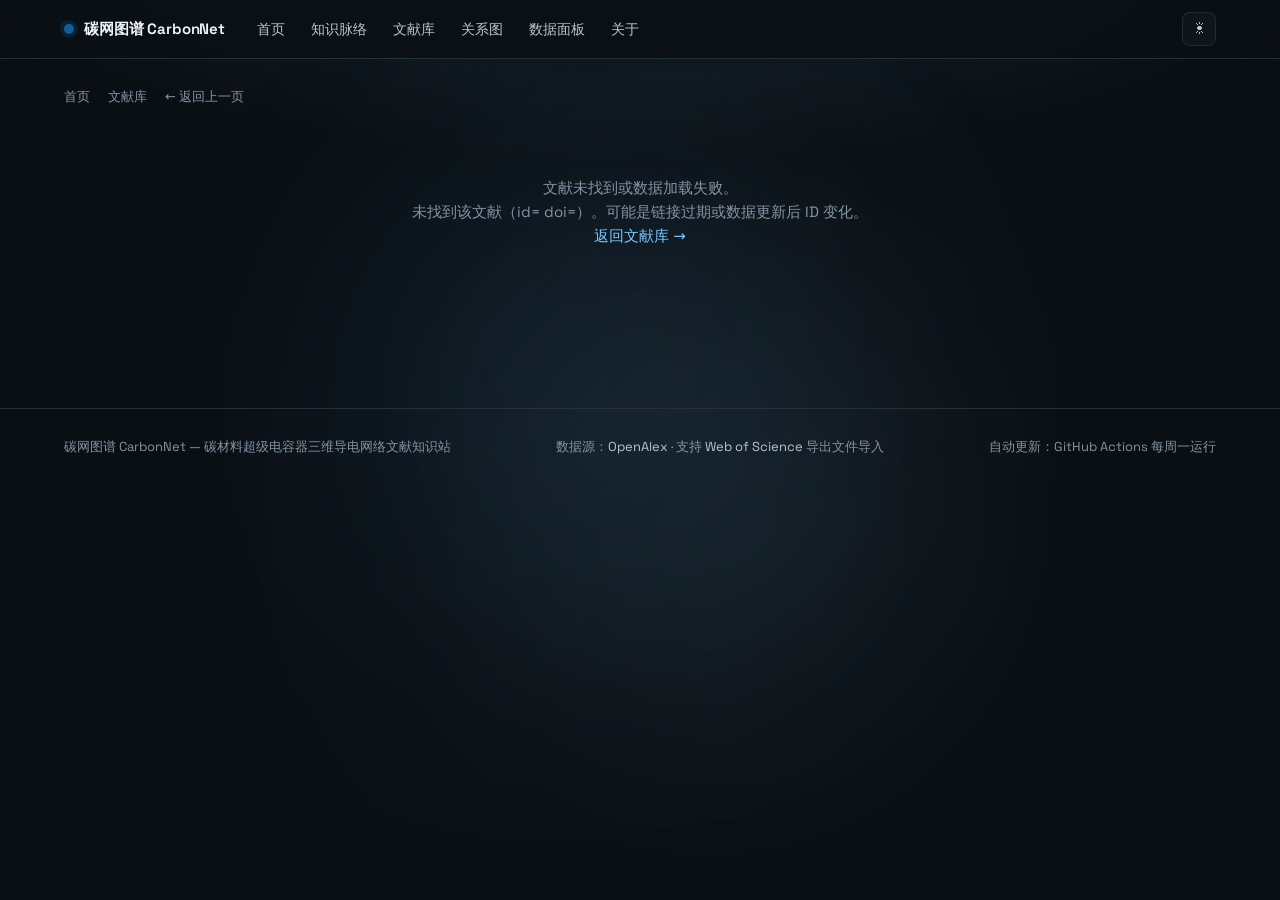
<file: paper.html>
<!DOCTYPE html>
<html lang="zh-CN" data-theme="dark">
<head>
  <meta charset="UTF-8">
  <meta name="viewport" content="width=device-width, initial-scale=1.0">
  <title>文献详情 · 碳网图谱 CarbonNet</title>
  <meta name="description" content="碳材料超级电容器三维导电网络文献详情：完整元信息、中英摘要、主题标签与相似文献推荐。">
  <link rel="stylesheet" href="assets/css/style.css?v=11">
  <link rel="icon" href="data:image/svg+xml,<svg xmlns='http://www.w3.org/2000/svg' viewBox='0 0 100 100'><circle cx='50' cy='50' r='42' fill='%23125E9A'/><circle cx='30' cy='38' r='10' fill='%237CC7FF'/><circle cx='62' cy='58' r='10' fill='%237CC7FF'/></svg>">
</head>
<body data-page="paper">

  <main class="container">
    <section class="section" style="padding-top:28px">
      <nav class="breadcrumb" aria-label="面包屑">
        <a href="index.html">首页</a>
        <a href="papers.html">文献库</a>
        <a href="#" id="bc-back">← 返回上一页</a>
      </nav>
      <article id="paper-detail">
        <div class="empty-state">加载中…</div>
      </article>
      <section id="similar-sec" class="hidden">
        <div class="section-head">
          <h2 class="section-title"><span class="kicker">Related Papers</span>相似文献</h2>
          <span class="section-note">按主题标签与领域概念重合度推荐</span>
        </div>
        <div id="similar-list"></div>
      </section>
    </section>
  </main>

  <script src="assets/js/site.js?v=11"></script>
  <script>
    (() => {
      const params = new URLSearchParams(location.search);
      const id = params.get("id");
      const doi = params.get("doi");
      let papers = [];

      const el = (tag, cls, txt) => {
        const n = document.createElement(tag);
        if (cls) n.className = cls;
        if (txt != null) n.textContent = txt;
        return n;
      };

      // 站内详情页链接（有 id 优先，其次 doi；都没有则回退原文外链）
      function detailHref(p) {
        if (p.id) return `paper.html?id=${encodeURIComponent(p.id)}`;
        if (p.doi) return `paper.html?doi=${encodeURIComponent(p.doi)}`;
        return p.url || "#";
      }

      function badges(p) {
        const wrap = el("div", "pd-badges");
        const mk = (cls, txt, title) => {
          const b = el("span", `badge ${cls}`, txt);
          if (title) b.title = title;
          wrap.appendChild(b);
        };
        if (p.core_journal) mk("badge-q1", "Q1 权威期刊");
        if (p.jif) mk("badge-q1", `IF ${p.jif} · ${p.jcr_quartile || ""}`.trim(), "JCR 影响因子与分区（Web of Science）");
        if (p.type === "review") mk("badge-review", "综述");
        if (p.oa) mk("badge-oa", "开放获取");
        if (p.classic) mk("badge-classic", "★ 经典");
        return wrap;
      }

      function metaRow(p) {
        const row = el("div", "pd-meta");
        const cell = (k, vNode) => {
          const d = el("div");
          d.appendChild(el("span", "k", k));
          d.appendChild(vNode);
          row.appendChild(d);
        };
        cell("被引", el("span", "v", fmtInt(p.cited_by_count)));
        cell("年份", el("span", "v", String(p.year ?? "—")));
        cell("期刊", el("span", "v", p.journal || "—"));
        if (p.doi) {
          const a = el("a", "v", `DOI: ${p.doi}`);
          a.href = `https://doi.org/${p.doi}`;
          a.target = "_blank"; a.rel = "noopener";
          cell("DOI 原文", a);
        }
        return row;
      }

      function renderSimilar(p) {
        const mine = new Set([...(p.tags || []), ...(p.concepts || [])]);
        if (!mine.size) return;
        const scored = papers
          .map((o) => {
            if (o.id === p.id || (o.doi && p.doi && o.doi === p.doi)) return null;
            let ov = 0;
            (o.tags || []).forEach((t) => { if (mine.has(t)) ov += 10; });
            (o.concepts || []).forEach((c) => { if (mine.has(c)) ov += 2; });
            if (o.journal && o.journal === p.journal) ov += 1;
            if (ov === 0) return null; // 无任何主题/概念重合的不算相似
            return { o, s: ov + Math.min(3, Math.log10((o.cited_by_count || 0) + 1) * 0.8) };
          })
          .filter(Boolean)
          .sort((a, b) => b.s - a.s)
          .slice(0, 6);

        const sec = document.getElementById("similar-sec");
        const list = document.getElementById("similar-list");
        list.innerHTML = "";
        if (!scored.length) { sec.classList.add("hidden"); return; }
        sec.classList.remove("hidden");
        scored.forEach(({ o }, i) => {
          const card = el("article", "paper-card");
          card.style.animationDelay = `${Math.min(i, 6) * 55}ms`;
          const h3 = el("h3", "paper-title");
          const a = el("a", null, o.zh_title || o.title);
          a.href = detailHref(o);
          a.title = "打开站内详情页";
          h3.appendChild(a);
          card.appendChild(h3);
          if (o.zh_title) {
            const en = el("div", null, o.title);
            en.style.cssText = "font-size:12.5px;color:var(--muted);margin-top:3px";
            card.appendChild(en);
          }
          const meta = el("div", "paper-meta");
          meta.appendChild(el("span", null, `${o.journal || ""} · ${o.year || ""}`));
          meta.appendChild(el("span", null, `被引 ${fmtInt(o.cited_by_count)}`));
          if (o.core_journal) {
            const b = el("span", "badge badge-q1", "Q1");
            meta.appendChild(b);
          }
          card.appendChild(meta);
          list.appendChild(card);
        });
      }

      function render(p) {
        const detail = document.getElementById("paper-detail");
        detail.innerHTML = "";
        detail.className = "paper-detail";
        document.title = `${p.zh_title || p.title} · 碳网图谱 CarbonNet`;

        detail.appendChild(el("h1", null, p.zh_title || p.title));
        if (p.zh_title) detail.appendChild(el("div", "pd-en", p.title));
        detail.appendChild(badges(p));
        detail.appendChild(metaRow(p));

        // 作者与机构
        const authors = el("p", "pd-authors");
        authors.textContent = `作者：${(p.authors || []).join("; ") || "—"}`
          + (p.institutions && p.institutions.length ? `　·　机构：${p.institutions.join("; ")}` : "");
        detail.appendChild(authors);

        // 经典文献点评
        if (p.classic_note) {
          const note = el("div", "pd-note");
          note.appendChild(el("div", "pd-note-title", "领域经典点评"));
          note.appendChild(el("p", null, p.classic_note));
          detail.appendChild(note);
        }

        // 摘要（中文优先，英文原文折叠）
        detail.appendChild(el("h2", "pd-sec", "摘要"));
        const abs = el("div", "pd-abs");
        if (p.zh_abstract) abs.appendChild(el("p", null, p.zh_abstract));
        else abs.appendChild(el("p", "muted", "中文摘要尚未生成（将在下次自动更新时补译）。"));
        if (p.abstract) {
          const det = el("details");
          det.appendChild(el("summary", null, "查看英文原文（English abstract）"));
          det.appendChild(el("p", "pd-en-abs", p.abstract));
          abs.appendChild(det);
        } else {
          abs.appendChild(el("p", "muted", "（数据源未提供英文摘要）"));
        }
        detail.appendChild(abs);

        // 主题标签与领域概念（标签可跳转文献库筛选）
        if ((p.tags || []).length) {
          detail.appendChild(el("h2", "pd-sec", "主题标签"));
          const tw = el("div", "pd-tags");
          p.tags.forEach((tg) => {
            const a = el("a", "tag", tg);
            a.href = `papers.html?tag=${encodeURIComponent(tg)}`;
            a.title = `在文献库中查看「${tg}」主题`;
            tw.appendChild(a);
          });
          detail.appendChild(tw);
        }
        if ((p.concepts || []).length) {
          detail.appendChild(el("h2", "pd-sec", "领域概念"));
          const cw = el("div", "pd-tags");
          p.concepts.forEach((c) => cw.appendChild(el("span", "tag", c)));
          detail.appendChild(cw);
        }

        renderSimilar(p);
      }

      (async () => {
        try {
          // 详情页允许浏览器 HTTP 缓存：3MB 数据首次加载后回访几乎瞬时
          papers = await loadJSON("papers", "default");
          const p = papers.find((x) =>
            (id && x.id === id) ||
            (doi && x.doi && x.doi.toLowerCase() === doi.toLowerCase()));
          if (!p) throw new Error(`未找到该文献（id=${id || ""} doi=${doi || ""}）。可能是链接过期或数据更新后 ID 变化。`);
          render(p);
        } catch (e) {
          const d = document.getElementById("paper-detail");
          d.innerHTML = "";
          const s = el("div", "empty-state");
          s.appendChild(el("p", null, "文献未找到或数据加载失败。"));
          s.appendChild(el("p", "muted", e.message));
          const a = el("a", null, "返回文献库 →");
          a.href = "papers.html";
          s.appendChild(a);
          d.appendChild(s);
        }
      })();
    })();
  </script>
</body>
</html>
</file>
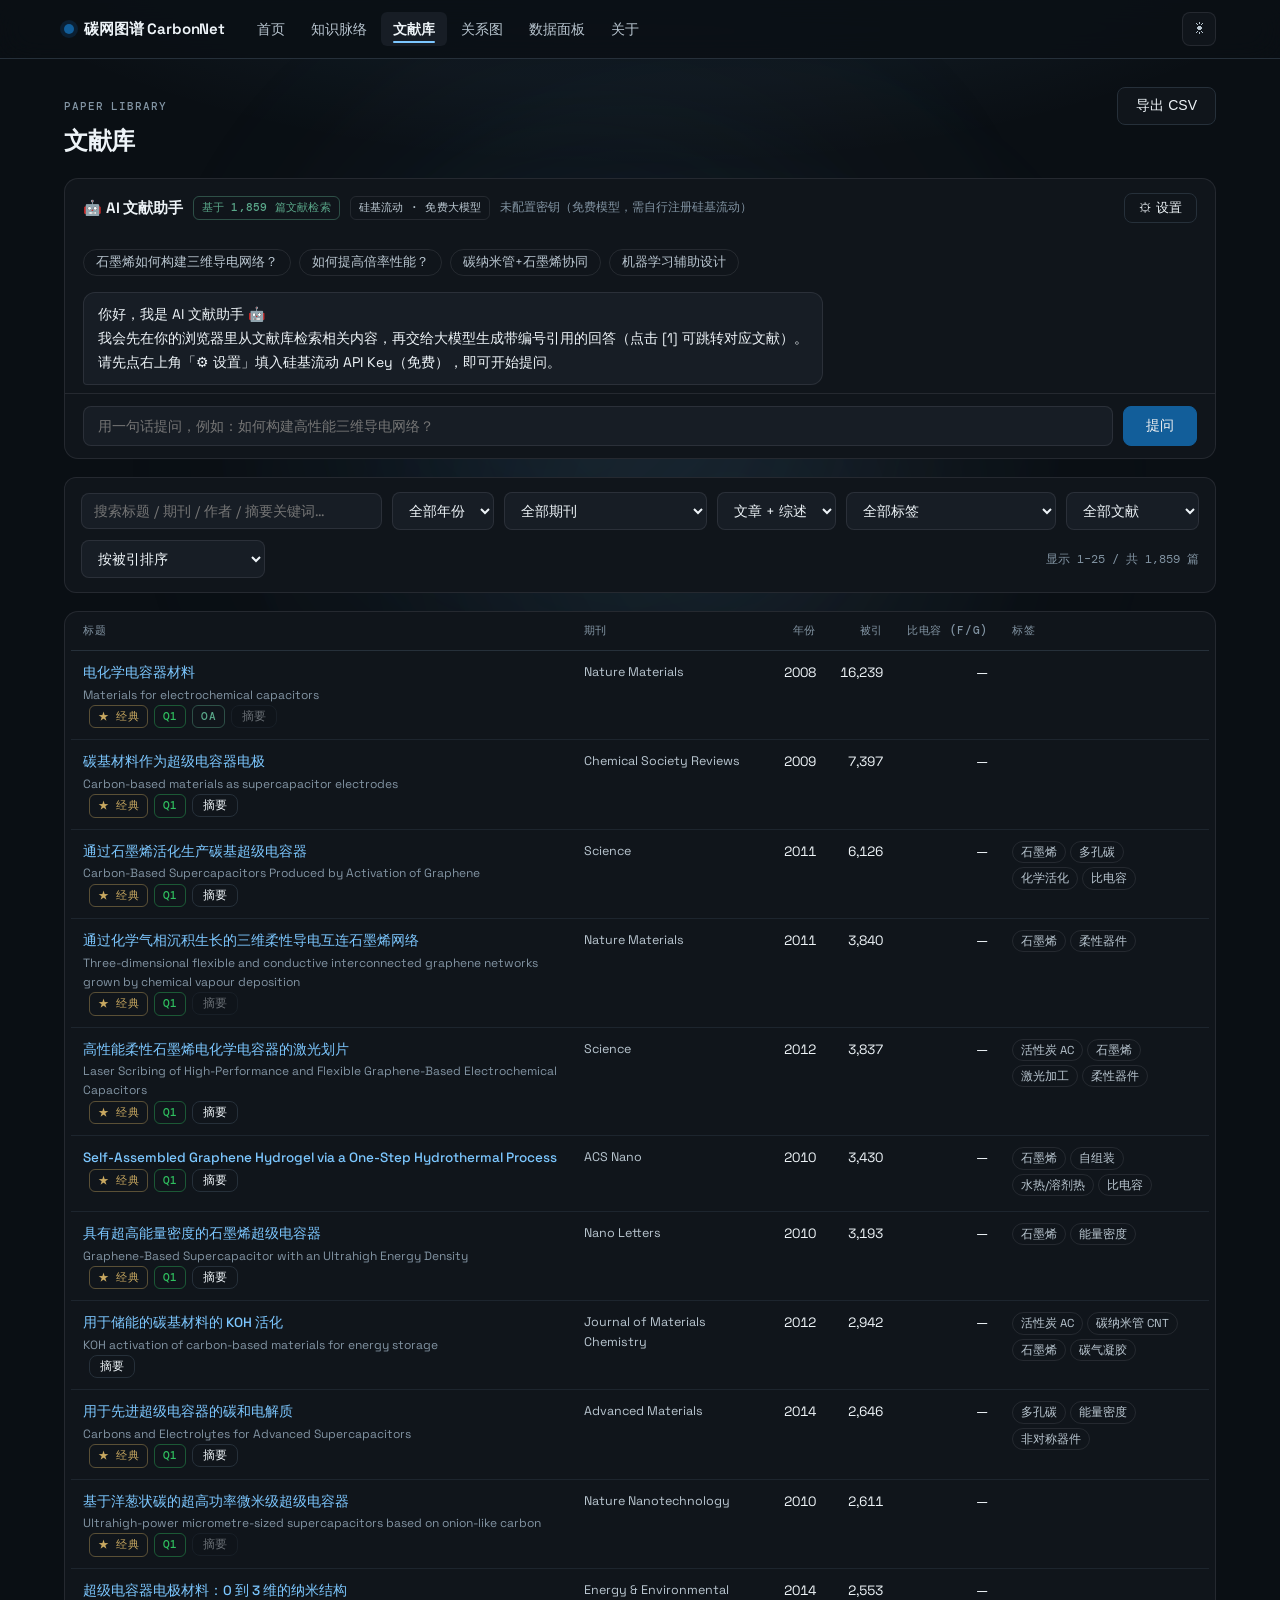
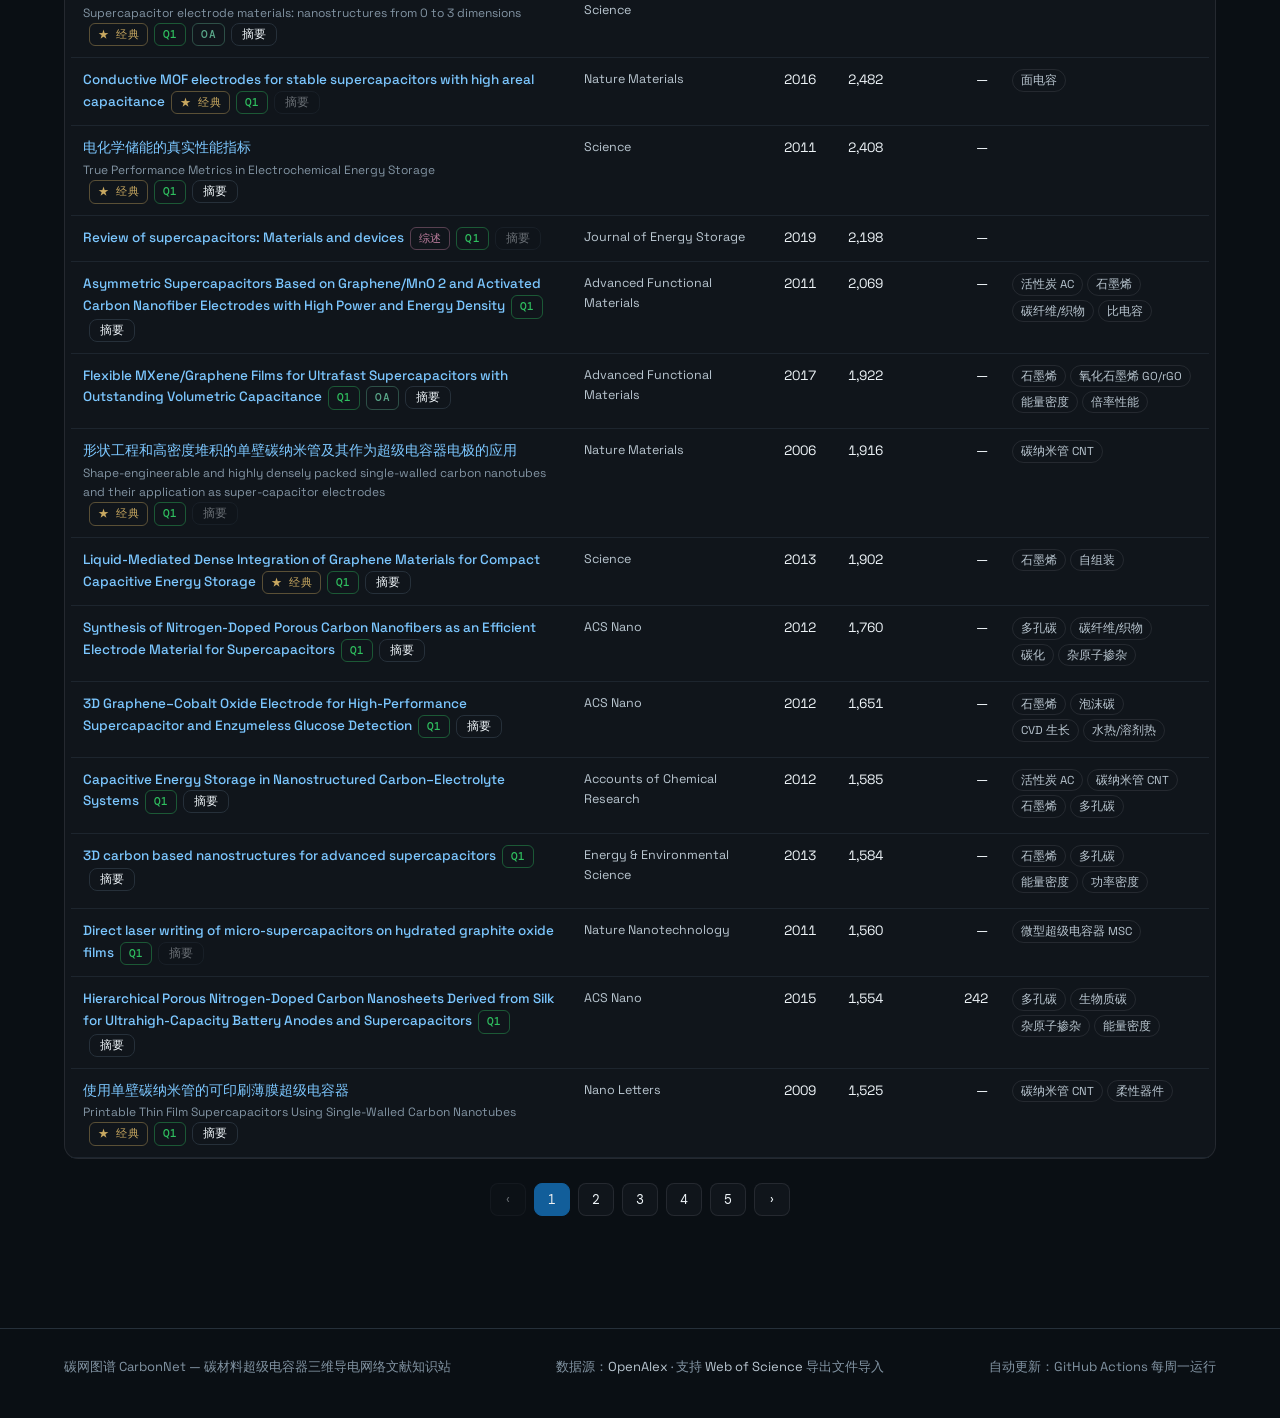
<file: papers.html>
<!DOCTYPE html>
<html lang="zh-CN" data-theme="dark">
<head>
  <meta charset="UTF-8">
  <meta name="viewport" content="width=device-width, initial-scale=1.0">
  <title>文献库 · 碳网图谱 CarbonNet</title>
  <meta name="description" content="碳材料超级电容器三维导电网络文献库：可按关键词、年份、期刊质量、标签筛选，支持 CSV 导出，内置 AI 文献助手（免费大模型 + 本地文献检索）。">
  <link rel="stylesheet" href="assets/css/style.css?v=11">
  <link rel="icon" href="data:image/svg+xml,<svg xmlns='http://www.w3.org/2000/svg' viewBox='0 0 100 100'><circle cx='50' cy='50' r='42' fill='%23125E9A'/><circle cx='30' cy='38' r='10' fill='%237CC7FF'/><circle cx='62' cy='58' r='10' fill='%237CC7FF'/></svg>">
</head>
<body data-page="papers">

  <main class="container">
    <section class="section" style="padding-top:28px">
      <div class="section-head">
        <h1 class="section-title" style="font-size:24px"><span class="kicker">Paper Library</span>文献库</h1>
        <button class="btn" id="export-csv">导出 CSV</button>
      </div>

      <!-- AI 文献助手 -->
      <section class="ai-panel" id="ai-panel">
        <div class="ai-head">
          <span class="ai-title">🤖 AI 文献助手</span>
          <span class="badge badge-oa" id="ai-count">基于文献库检索</span>
          <span class="badge">硅基流动 · 免费大模型</span>
          <span class="ai-status" id="ai-status">加载中…</span>
          <button class="btn" id="ai-settings-btn" style="margin-left:auto;padding:5px 14px;font-size:13px">⚙ 设置</button>
        </div>
        <div class="ai-settings-box hidden" id="ai-settings">
          <div class="ai-settings-row">
            <label for="ai-key">API Key</label>
            <input type="password" id="ai-key" placeholder="sk-…（粘贴硅基流动 API Key）" autocomplete="off" spellcheck="false">
            <label for="ai-model">模型</label>
            <select id="ai-model" aria-label="选择模型"></select>
            <input type="text" id="ai-custom-model" class="hidden" placeholder="模型 ID，如 deepseek-ai/DeepSeek-V3.1-Terminus" autocomplete="off" spellcheck="false">
            <button class="btn btn-primary" id="ai-save" style="padding:7px 16px;font-size:13px">保存</button>
            <button class="btn" id="ai-clear" style="padding:7px 14px;font-size:13px">清除密钥</button>
          </div>
          <p class="ai-note">🔒 安全说明：密钥仅保存在你的浏览器本地（localStorage），提问时由浏览器直连硅基流动官方接口 api.siliconflow.cn（HTTPS），不经任何中间服务器、不提交本站代码仓库，可随时在硅基流动控制台吊销。免费获取密钥：<a href="https://cloud.siliconflow.cn/account/ak" target="_blank" rel="noopener">cloud.siliconflow.cn/account/ak</a>（免费模型不扣费，付费模型按量计费）。</p>
        </div>
        <div class="ai-quick">
          <button data-q="石墨烯如何构建三维导电网络？">石墨烯如何构建三维导电网络？</button>
          <button data-q="如何提高超级电容器的倍率性能？">如何提高倍率性能？</button>
          <button data-q="碳纳米管和石墨烯协同构建导电网络有哪些代表工作？">碳纳米管+石墨烯协同</button>
          <button data-q="机器学习在电极材料设计中有哪些应用？">机器学习辅助设计</button>
        </div>
        <div class="ai-chat" id="ai-chat">
          <div class="ai-msg ai-msg-ai">你好，我是 AI 文献助手 🤖<br>我会先在你的浏览器里从文献库检索相关内容，再交给大模型生成带编号引用的回答（点击 [1] 可跳转对应文献）。<br>请先点右上角「⚙ 设置」填入硅基流动 API Key（免费），即可开始提问。</div>
        </div>
        <div class="ai-input-row">
          <input type="text" id="ai-input" class="ai-input" placeholder="用一句话提问，例如：如何构建高性能三维导电网络？" aria-label="向 AI 助手提问">
          <button class="btn btn-primary" id="ai-send" style="padding:10px 22px;white-space:nowrap">提问</button>
        </div>
      </section>

      <!-- 筛选行 -->
      <div class="filter-row">
        <input type="search" id="f-search" placeholder="搜索标题 / 期刊 / 作者 / 摘要关键词…" aria-label="搜索文献">
        <select id="f-year" aria-label="年份筛选"></select>
        <select id="f-quality" aria-label="期刊质量筛选">
          <option value="">全部期刊</option>
          <option value="q1">仅 WoS/JCR Q1 权威期刊</option>
        </select>
        <select id="f-type" aria-label="文献类型筛选">
          <option value="">文章 + 综述</option>
          <option value="article">仅研究文章</option>
          <option value="review">仅综述</option>
        </select>
        <select id="f-tag" aria-label="标签筛选"></select>
        <select id="f-classic" aria-label="经典文献筛选">
          <option value="">全部文献</option>
          <option value="classic">★ 仅经典文献</option>
        </select>
        <select id="f-sort" aria-label="排序方式">
          <option value="citations">按被引排序</option>
          <option value="recent">按年份排序（新→旧）</option>
        </select>
        <span class="filter-count" id="filter-count"></span>
      </div>

      <!-- 结果表格 -->
      <div class="card" style="padding:0 6px">
        <div class="table-wrap">
          <table class="data-table">
            <thead>
              <tr>
                <th style="width:44%">标题</th>
                <th>期刊</th>
                <th class="num">年份</th>
                <th class="num">被引</th>
                <th class="num">比电容 (F/g)</th>
                <th>标签</th>
              </tr>
            </thead>
            <tbody id="paper-tbody"></tbody>
          </table>
        </div>
      </div>
      <div class="empty-state hidden" id="no-results">没有符合条件的文献，试试放宽筛选条件。</div>

      <!-- 分页 -->
      <div class="pagination" id="pagination"></div>
    </section>
  </main>

  <script src="assets/vendor/echarts.min.js"></script>
  <script src="assets/js/site.js?v=11"></script>
  <script src="assets/js/assistant.js?v=3"></script>
  <script>
    const PAGE_SIZE = 25;
    let papers = [];
    let page = 1;
    const tagColors = {};
    const TAG_SLOT = { material: 0, strategy: 1, application: 2, metric: 4 };

    function filtered() {
      const q = document.getElementById("f-search").value.trim().toLowerCase();
      const year = document.getElementById("f-year").value;
      const quality = document.getElementById("f-quality").value;
      const type = document.getElementById("f-type").value;
      const tag = document.getElementById("f-tag").value;
      const classic = document.getElementById("f-classic").value;
      const sort = document.getElementById("f-sort").value;

      let out = papers.filter((p) => {
        if (year && String(p.year) !== year) return false;
        if (quality === "q1" && !p.core_journal) return false;
        if (type && p.type !== type) return false;
        if (tag && !(p.tags || []).includes(tag)) return false;
        if (classic === "classic" && !p.classic) return false;
        if (q) {
          const hay = [p.title, p.zh_title || "", p.journal, (p.authors || []).join(" "),
                       p.abstract || "", p.zh_abstract || "", (p.tags || []).join(" ")]
                      .join(" ").toLowerCase();
          if (!hay.includes(q)) return false;
        }
        return true;
      });

      if (sort === "citations") out.sort((a, b) => (b.cited_by_count || 0) - (a.cited_by_count || 0));
      else out.sort((a, b) => (b.year || 0) - (a.year || 0) || (b.cited_by_count || 0) - (a.cited_by_count || 0));
      return out;
    }

    function tagDot(category) {
      const t = chartTheme();
      const slot = TAG_SLOT[category] ?? 0;
      return `<span class="tag-dot" style="background:${t.series[slot]}"></span>`;
    }

    function renderTable() {
      const rows = filtered();
      const totalPages = Math.max(1, Math.ceil(rows.length / PAGE_SIZE));
      page = Math.min(page, totalPages);
      const slice = rows.slice((page - 1) * PAGE_SIZE, page * PAGE_SIZE);

      document.getElementById("filter-count").textContent =
        `显示 ${slice.length ? (page - 1) * PAGE_SIZE + 1 : 0}–${(page - 1) * PAGE_SIZE + slice.length} / 共 ${fmtInt(rows.length)} 篇`;

      const tbody = document.getElementById("paper-tbody");
      tbody.innerHTML = "";
      slice.forEach((p, i) => {
        const tr = document.createElement("tr");

        // 标题：中文为主（未翻译时回退英文），英文原题小字显示。
        // 优先跳站内详情页（paper.html）；无 id/doi 时回退原文外链
        const tdTitle = document.createElement("td");
        const a = document.createElement("a");
        a.href = p.id ? `paper.html?id=${encodeURIComponent(p.id)}`
          : (p.doi ? `paper.html?doi=${encodeURIComponent(p.doi)}` : p.url || "#");
        a.textContent = p.zh_title || p.title;
        a.title = p.id || p.doi ? "打开站内详情页" : "打开原文链接";
        a.style.fontWeight = "500";
        if (!p.id && !p.doi) { a.target = "_blank"; a.rel = "noopener"; }
        tdTitle.appendChild(a);
        if (p.zh_title) {
          const en = document.createElement("div");
          en.textContent = p.title;
          en.style.cssText = "font-size:12px;color:var(--muted);margin-top:2px";
          en.title = "英文原标题";
          tdTitle.appendChild(en);
        }
        if (p.type === "review") {
          const b = document.createElement("span");
          b.className = "badge badge-review";
          b.textContent = "综述";
          b.style.marginLeft = "6px";
          tdTitle.appendChild(b);
        }
        if (p.classic) {
          const b = document.createElement("span");
          b.className = "badge badge-classic";
          b.textContent = "★ 经典";
          b.title = "领域经典文献（见首页「领域经典文献」栏目点评）";
          b.style.marginLeft = "6px";
          tdTitle.appendChild(b);
        }
        if (p.core_journal) {
          const b = document.createElement("span");
          b.className = "badge badge-q1";
          b.textContent = "Q1";
          b.style.marginLeft = "6px";
          tdTitle.appendChild(b);
        }
        if (p.oa) {
          const b = document.createElement("span");
          b.className = "badge badge-oa";
          b.textContent = "OA";
          b.style.marginLeft = "6px";
          tdTitle.appendChild(b);
        }
        // 摘要详情按钮：展开中文摘要 + 英文原文（可折叠）
        let detailRow = null;
        const hasAbs = (p.abstract || "").trim().length >= 40;
        const btn = document.createElement("button");
        btn.className = "btn";
        btn.textContent = "摘要";
        btn.style.cssText = "margin-left:6px;padding:2px 10px;font-size:12px";
        if (!hasAbs) {
          btn.disabled = true;
          btn.style.opacity = "0.4";
          btn.title = "该文献无摘要（数据源未提供）";
        }
        btn.addEventListener("click", () => {
          if (detailRow) {
            detailRow.remove();
            detailRow = null;
            btn.textContent = "摘要";
            return;
          }
          detailRow = document.createElement("tr");
          detailRow.classList.add("row-in");        // 展开时弹入（播完自动退役）
          const td = document.createElement("td");
          td.colSpan = 6;
          td.style.cssText = "background:var(--surface-2);font-size:13.5px;line-height:1.75;padding:14px 16px";
          // 中文摘要（未翻译时提示）
          if (p.zh_abstract) {
            const zh = document.createElement("p");
            zh.textContent = p.zh_abstract;
            zh.style.margin = "0 0 8px";
            td.appendChild(zh);
          } else {
            const hint = document.createElement("p");
            hint.textContent = "中文摘要尚未生成（将在下次自动更新时补译）。";
            hint.style.cssText = "color:var(--muted);margin:0 0 8px";
            td.appendChild(hint);
          }
          // 英文原文（默认折叠，点击展开）
          const det = document.createElement("details");
          const sum = document.createElement("summary");
          sum.textContent = "查看英文原文（English abstract）";
          sum.style.cssText = "cursor:pointer;color:var(--s1);font-size:12.5px";
          det.appendChild(sum);
          const en = document.createElement("p");
          en.textContent = p.abstract || "（无摘要）";
          en.style.cssText = "margin:6px 0 0;color:var(--ink-2)";
          det.appendChild(en);
          td.appendChild(det);
          // 作者 / 机构元信息
          const meta = document.createElement("p");
          meta.textContent = `作者：${(p.authors || []).join("; ") || "—"}`
            + (p.institutions && p.institutions.length ? `　·　机构：${p.institutions.join("; ")}` : "");
          meta.style.cssText = "margin:10px 0 0;color:var(--muted);font-size:12.5px";
          td.appendChild(meta);
          const doi = document.createElement("p");
          const da = document.createElement("a");
          da.href = p.url || "#";
          da.target = "_blank";
          da.rel = "noopener";
          da.textContent = p.doi ? `DOI: ${p.doi}` : "查看原文链接";
          da.style.cssText = "color:var(--s1);font-size:12.5px";
          doi.appendChild(da);
          doi.style.margin = "4px 0 0";
          td.appendChild(doi);
          detailRow.appendChild(td);
          tr.after(detailRow);
          btn.textContent = "收起";
        });
        tdTitle.appendChild(btn);
        tr.appendChild(tdTitle);

        // 期刊（有 JCR 数据时附 IF 与分区）
        const tdJ = document.createElement("td");
        tdJ.textContent = p.journal;
        tdJ.style.cssText = "font-size:12.5px;color:var(--ink-2)";
        if (p.jif || p.jcr_quartile) {
          const d = document.createElement("div");
          d.textContent = [p.jif ? `IF ${p.jif}` : "", p.jcr_quartile || ""].filter(Boolean).join(" · ");
          d.style.cssText = "font-size:11px;color:var(--muted);font-variant-numeric:tabular-nums";
          d.title = "JCR 影响因子与分区（Web of Science）";
          tdJ.appendChild(d);
        }
        tr.appendChild(tdJ);

        const tdNum = (v) => {
          const td = document.createElement("td");
          td.className = "num";
          td.textContent = v;
          return td;
        };
        tr.appendChild(tdNum(p.year ?? "—"));
        tr.appendChild(tdNum(fmtInt(p.cited_by_count)));
        tr.appendChild(tdNum(p.metrics && p.metrics.f_per_g ? p.metrics.f_per_g.toFixed(0) : "—"));

        // 标签
        const tdTags = document.createElement("td");
        tdTags.style.maxWidth = "240px";
        (p.tags || []).slice(0, 4).forEach((tag) => {
          const s = document.createElement("span");
          s.className = "tag";
          s.style.fontSize = "11.5px";
          s.style.padding = "1px 8px";
          s.textContent = tag;
          tdTags.appendChild(s);
        });
        tr.appendChild(tdTags);

        // 行错峰弹入（筛选/搜索/翻页后同样生效；播完自动退役）
        tr.classList.add("row-in");
        tr.style.animationDelay = `${Math.min(i, 12) * 25}ms`;
        tbody.appendChild(tr);
      });

      document.getElementById("no-results").classList.toggle("hidden", rows.length > 0);
      renderPagination(totalPages);
    }

    function renderPagination(totalPages) {
      const pg = document.getElementById("pagination");
      pg.innerHTML = "";
      const mk = (label, target, opts = {}) => {
        const b = document.createElement("button");
        b.textContent = label;
        b.disabled = opts.disabled;
        if (opts.active) b.className = "active";
        b.addEventListener("click", () => { page = target; renderTable(); window.scrollTo({ top: 0 }); });
        pg.appendChild(b);
      };
      mk("‹", page - 1, { disabled: page <= 1 });
      const start = Math.max(1, page - 2);
      const end = Math.min(totalPages, start + 4);
      for (let i = start; i <= end; i++) mk(String(i), i, { active: i === page });
      mk("›", page + 1, { disabled: page >= totalPages });
    }

    function exportCSV() {
      const rows = filtered();
      const header = ["中文标题", "英文标题", "中文摘要", "期刊", "年份", "类型", "被引", "JCR分区", "影响因子", "Q1期刊", "经典文献", "开放获取", "DOI", "标签", "比电容(F/g)", "能量密度(Wh/kg)", "功率密度(W/kg)", "作者"];
      const esc = (v) => `"${String(v ?? "").replace(/"/g, '""')}"`;
      const lines = [header.join(",")];
      rows.forEach((p) => {
        lines.push([
          p.zh_title || "", p.title, p.zh_abstract || "",
          p.journal, p.year, p.type, p.cited_by_count,
          p.jcr_quartile || "", p.jif ?? "",
          p.core_journal ? "是" : "否", p.classic ? "是" : "否", p.oa ? "是" : "否", p.doi,
          (p.tags || []).join(";"),
          p.metrics?.f_per_g ?? "", p.metrics?.wh_per_kg ?? "", p.metrics?.w_per_kg ?? "",
          (p.authors || []).join("; "),
        ].map(esc).join(","));
      });
      // BOM 保证 Excel 正确识别 UTF-8
      const blob = new Blob(["﻿" + lines.join("\r\n")], { type: "text/csv;charset=utf-8" });
      const a = document.createElement("a");
      a.href = URL.createObjectURL(blob);
      a.download = "carbon-supercap-papers.csv";
      a.click();
      URL.revokeObjectURL(a.href);
    }

    (async () => {
      try {
        const [ps, stats] = await Promise.all([loadJSON("papers"), loadJSON("stats")]);
        papers = ps;
        window.__papers = ps; // 供 AI 助手（assistant.js）复用，避免重复下载

        // 年份下拉（倒序）；先加"全部"作为默认值
        const years = [...new Set(ps.map((p) => p.year).filter(Boolean))].sort((a, b) => b - a);
        const selYear = document.getElementById("f-year");
        const optAllYear = document.createElement("option");
        optAllYear.value = "";
        optAllYear.textContent = "全部年份";
        selYear.appendChild(optAllYear);
        years.forEach((y) => {
          const o = document.createElement("option");
          o.value = y;
          o.textContent = y;
          selYear.appendChild(o);
        });

        // 标签下拉（按论文数降序）；先加"全部"作为默认值
        const selTag = document.getElementById("f-tag");
        const optAllTag = document.createElement("option");
        optAllTag.value = "";
        optAllTag.textContent = "全部标签";
        selTag.appendChild(optAllTag);
        stats.tags.forEach((tg) => {
          const o = document.createElement("option");
          o.value = tg.name;
          o.textContent = `${tg.name} (${tg.count})`;
          selTag.appendChild(o);
        });

        // 支持 ?tag=… 直达（首页标签云跳转）：预选标签筛选
        const urlTag = new URLSearchParams(location.search).get("tag");
        if (urlTag && [...selTag.options].some((o) => o.value === urlTag)) {
          selTag.value = urlTag;
        }

        ["f-search", "f-year", "f-quality", "f-type", "f-tag", "f-classic", "f-sort"].forEach((id) => {
          document.getElementById(id).addEventListener("input", () => { page = 1; renderTable(); });
          document.getElementById(id).addEventListener("change", () => { page = 1; renderTable(); });
        });
        document.getElementById("export-csv").addEventListener("click", exportCSV);

        renderTable();
      } catch (e) {
        document.getElementById("paper-tbody").innerHTML =
          `<tr><td colspan="6"><div class="empty-state">加载失败：${e.message}</div></td></tr>`;
      }
    })();
  </script>
</body>
</html>
</file>
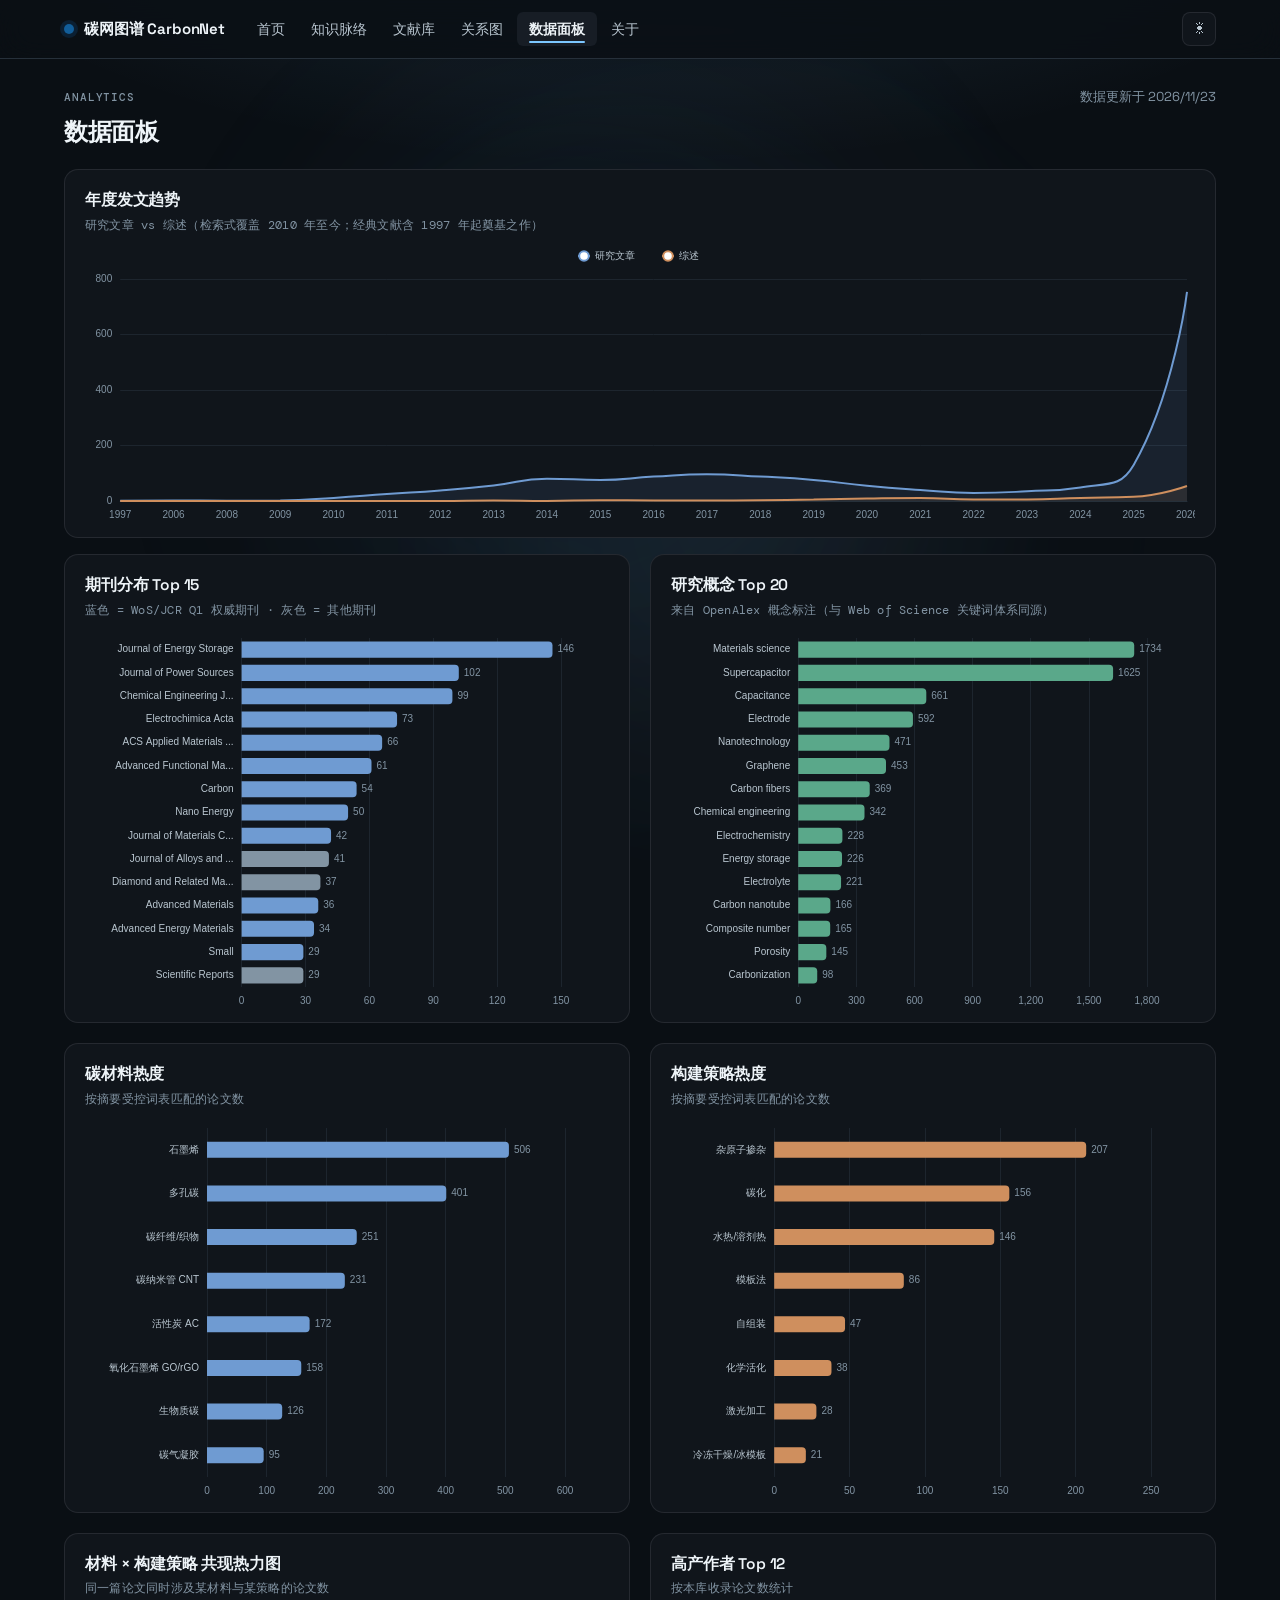
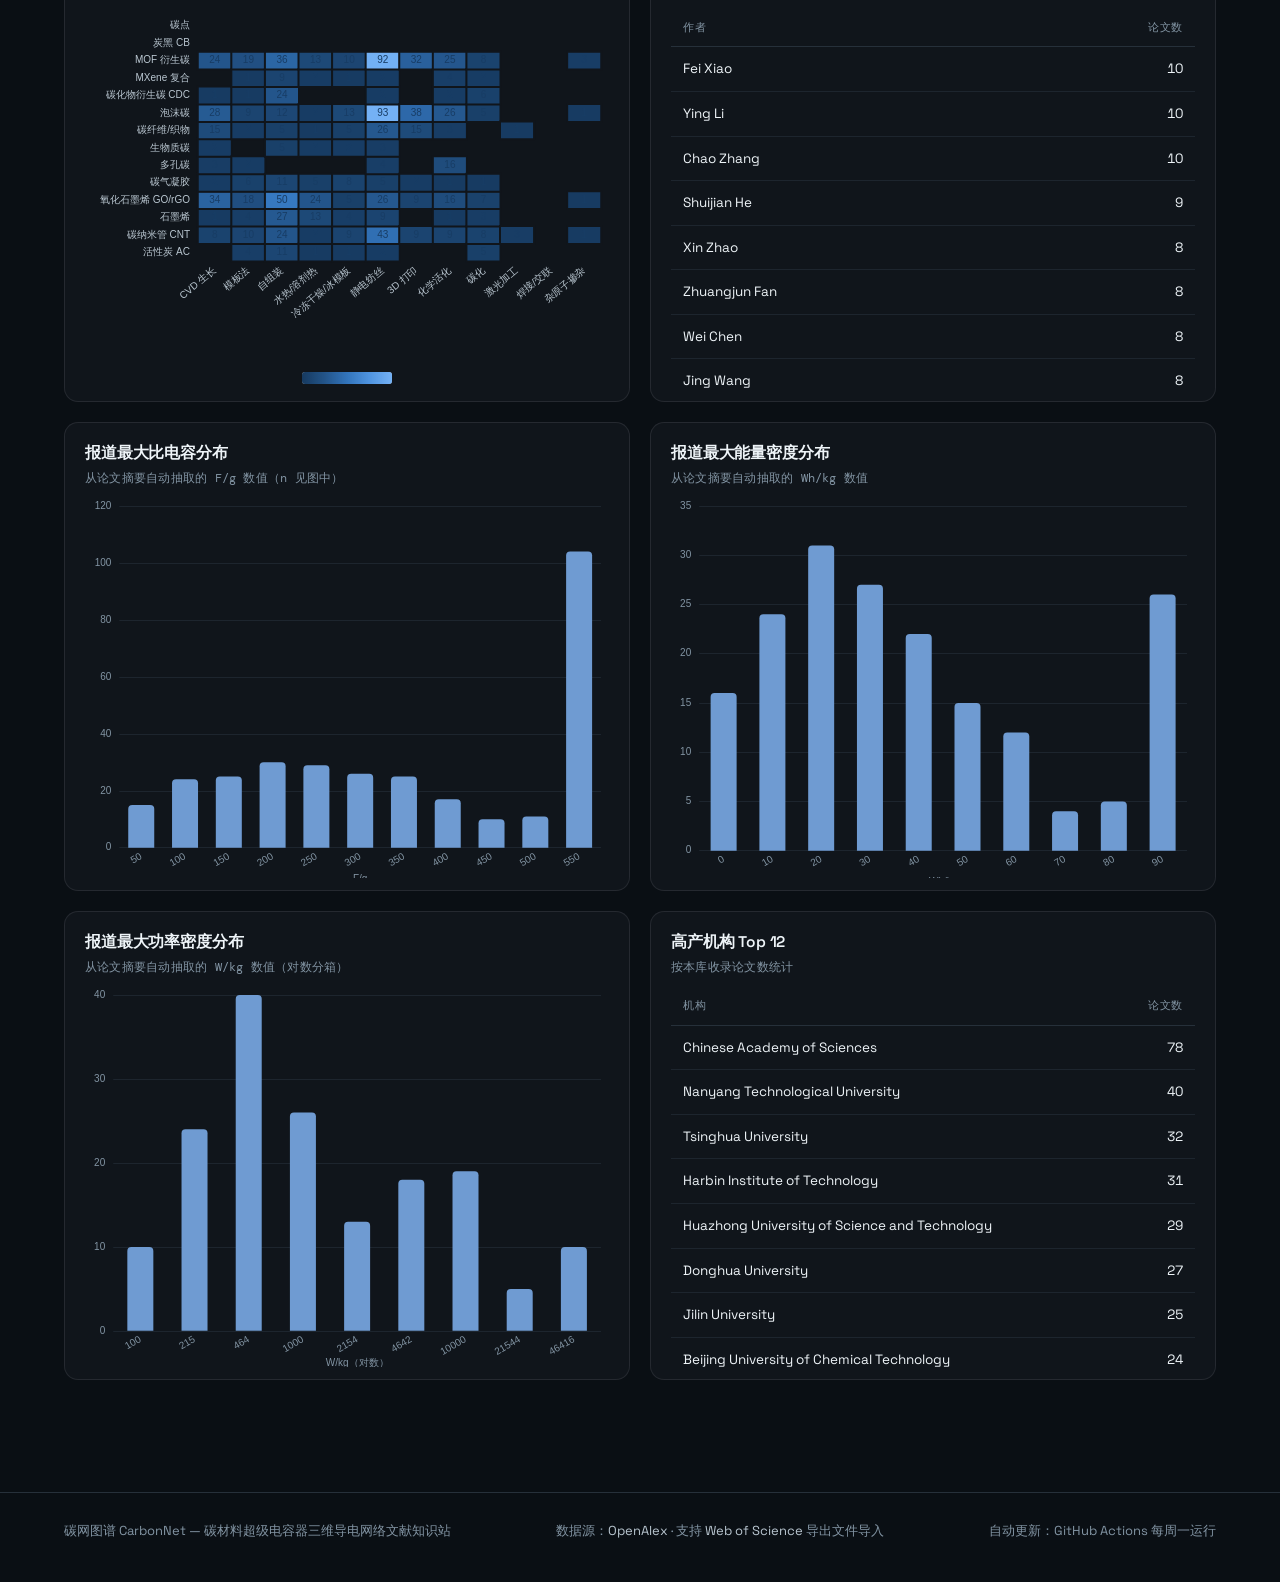
<file: stats.html>
<!DOCTYPE html>
<html lang="zh-CN" data-theme="dark">
<head>
  <meta charset="UTF-8">
  <meta name="viewport" content="width=device-width, initial-scale=1.0">
  <title>数据面板 · 碳网图谱 CarbonNet</title>
  <meta name="description" content="碳材料超级电容器三维导电网络领域数据面板：年度趋势、期刊分布、标签热度、性能参数分布与材料×策略共现分析。">
  <link rel="stylesheet" href="assets/css/style.css?v=11">
  <link rel="icon" href="data:image/svg+xml,<svg xmlns='http://www.w3.org/2000/svg' viewBox='0 0 100 100'><circle cx='50' cy='50' r='42' fill='%23125E9A'/><circle cx='30' cy='38' r='10' fill='%237CC7FF'/><circle cx='62' cy='58' r='10' fill='%237CC7FF'/></svg>">
</head>
<body data-page="stats">

  <main class="container">
    <section class="section" style="padding-top:28px">
      <div class="section-head">
        <h1 class="section-title" style="font-size:24px"><span class="kicker">Analytics</span>数据面板</h1>
        <span class="section-note" id="updated-note"></span>
      </div>

      <!-- 年度发文趋势 -->
      <div class="chart-card mt-16">
        <div class="chart-title">年度发文趋势</div>
        <div class="chart-sub">研究文章 vs 综述（检索式覆盖 2010 年至今；经典文献含 1997 年起奠基之作）</div>
        <div id="chart-year" class="chart chart-sm"></div>
      </div>

      <div class="grid-2 mt-16">
        <!-- 期刊分布 -->
        <div class="chart-card">
          <div class="chart-title">期刊分布 Top 15</div>
          <div class="chart-sub">蓝色 = WoS/JCR Q1 权威期刊 · 灰色 = 其他期刊</div>
          <div id="chart-journal" class="chart chart-md"></div>
        </div>

        <!-- 概念分布 -->
        <div class="chart-card">
          <div class="chart-title">研究概念 Top 20</div>
          <div class="chart-sub">来自 OpenAlex 概念标注（与 Web of Science 关键词体系同源）</div>
          <div id="chart-concept" class="chart chart-md"></div>
        </div>

        <!-- 材料标签热度 -->
        <div class="chart-card">
          <div class="chart-title">碳材料热度</div>
          <div class="chart-sub">按摘要受控词表匹配的论文数</div>
          <div id="chart-material" class="chart chart-md"></div>
        </div>

        <!-- 策略标签热度 -->
        <div class="chart-card">
          <div class="chart-title">构建策略热度</div>
          <div class="chart-sub">按摘要受控词表匹配的论文数</div>
          <div id="chart-strategy" class="chart chart-md"></div>
        </div>

        <!-- 材料×策略共现热力图 -->
        <div class="chart-card">
          <div class="chart-title">材料 × 构建策略 共现热力图</div>
          <div class="chart-sub">同一篇论文同时涉及某材料与某策略的论文数</div>
          <div id="chart-heatmap" class="chart chart-md"></div>
        </div>

        <!-- 作者/机构 -->
        <div class="chart-card">
          <div class="chart-title">高产作者 Top 12</div>
          <div class="chart-sub">按本库收录论文数统计</div>
          <div class="table-wrap" style="max-height:380px;overflow-y:auto">
            <table class="data-table" id="table-authors">
              <thead><tr><th>作者</th><th class="num">论文数</th></tr></thead>
              <tbody></tbody>
            </table>
          </div>
        </div>

        <!-- 性能：比电容分布 -->
        <div class="chart-card">
          <div class="chart-title">报道最大比电容分布</div>
          <div class="chart-sub">从论文摘要自动抽取的 F/g 数值（n 见图中）</div>
          <div id="chart-fg" class="chart chart-md"></div>
        </div>

        <!-- 性能：能量密度 -->
        <div class="chart-card">
          <div class="chart-title">报道最大能量密度分布</div>
          <div class="chart-sub">从论文摘要自动抽取的 Wh/kg 数值</div>
          <div id="chart-wh" class="chart chart-md"></div>
        </div>

        <!-- 性能：功率密度 -->
        <div class="chart-card">
          <div class="chart-title">报道最大功率密度分布</div>
          <div class="chart-sub">从论文摘要自动抽取的 W/kg 数值（对数分箱）</div>
          <div id="chart-w" class="chart chart-md"></div>
        </div>

        <!-- 机构 -->
        <div class="chart-card">
          <div class="chart-title">高产机构 Top 12</div>
          <div class="chart-sub">按本库收录论文数统计</div>
          <div class="table-wrap" style="max-height:380px;overflow-y:auto">
            <table class="data-table" id="table-inst">
              <thead><tr><th>机构</th><th class="num">论文数</th></tr></thead>
              <tbody></tbody>
            </table>
          </div>
        </div>
      </div>
    </section>
  </main>

  <script src="assets/vendor/echarts.min.js"></script>
  <script src="assets/js/site.js?v=11"></script>
  <script>
    let stats = null;
    const charts = {};

    // 每个容器只 init 一次；主题切换仅重新 setOption
    // key 为 charts 中的注册名，domId 为页面元素 id（缺省与 key 相同）
    function ensureChart(key, domId) {
      if (!charts[key]) charts[key] = echarts.init(document.getElementById(domId || key));
      return charts[key];
    }

    /* ---------- 图表构建 ---------- */

    function yearChart() {
      const t = chartTheme();
      const years = stats.by_year_type.map((d) => d.year);
      const articles = stats.by_year_type.map((d) => d.article);
      const reviews = stats.by_year_type.map((d) => d.review);
      charts.year.setOption({
        ...baseChartOptions(),
        tooltip: { ...baseChartOptions().tooltip, trigger: "axis" },
        legend: {
          data: ["研究文章", "综述"], top: 0, left: "center",
          textStyle: { color: t.ink2, fontSize: 12.5 },
          itemWidth: 12, itemHeight: 12, itemGap: 18,
        },
        grid: { left: 8, right: 8, top: 34, bottom: 4, containLabel: true },
        xAxis: {
          type: "category", data: years, boundaryGap: false,
          axisLine: { lineStyle: { color: t.baseline } },
          axisTick: { show: false },
          axisLabel: { color: t.muted, fontSize: 11.5 },
        },
        yAxis: {
          type: "value",
          axisLabel: { color: t.muted, fontSize: 11.5 },
          splitLine: { lineStyle: { color: t.grid, width: 1 } },
        },
        series: [
          {
            name: "研究文章", type: "line", data: articles, smooth: true,
            showSymbol: false, symbolSize: 8,
            lineStyle: { width: 2, color: t.series[0] },
            itemStyle: { color: t.series[0] },
            areaStyle: { color: t.series[0], opacity: 0.1 },
          },
          {
            name: "综述", type: "line", data: reviews, smooth: true,
            showSymbol: false, symbolSize: 8,
            lineStyle: { width: 2, color: t.series[1] },
            itemStyle: { color: t.series[1] },
            areaStyle: { color: t.series[1], opacity: 0.1 },
          },
        ],
      });
    }

    function journalChart() {
      const t = chartTheme();
      const data = stats.journals.slice().reverse(); // 横向条形图自下而上
      charts.journal.setOption({
        ...baseChartOptions(),
        grid: { left: 8, right: 48, top: 8, bottom: 4, containLabel: true },
        xAxis: {
          type: "value",
          axisLabel: { color: t.muted, fontSize: 11 },
          splitLine: { lineStyle: { color: t.grid, width: 1 } },
        },
        yAxis: {
          type: "category",
          data: data.map((d) => d.name),
          axisLine: { show: false }, axisTick: { show: false },
          axisLabel: { color: t.ink2, fontSize: 11.5, width: 150, overflow: "truncate" },
        },
        series: [{
          type: "bar",
          data: data.map((d) => ({
            value: d.count,
            itemStyle: { color: d.core ? t.series[0] : t.muted, borderRadius: [0, 4, 4, 0] },
          })),
          barMaxWidth: 18,
          label: {
            show: true, position: "right",
            color: t.muted, fontSize: 11,
          },
        }],
      });
    }

    function tagBars(chartId, category, colorIdx) {
      const t = chartTheme();
      const data = stats.tags.filter((d) => d.category === category).slice(0, 8).reverse();
      ensureChart(chartId).setOption({
        ...baseChartOptions(),
        grid: { left: 8, right: 44, top: 8, bottom: 4, containLabel: true },
        xAxis: {
          type: "value",
          axisLabel: { color: t.muted, fontSize: 11 },
          splitLine: { lineStyle: { color: t.grid, width: 1 } },
        },
        yAxis: {
          type: "category",
          data: data.map((d) => d.name),
          axisLine: { show: false }, axisTick: { show: false },
          axisLabel: { color: t.ink2, fontSize: 11.5 },
        },
        series: [{
          type: "bar",
          data: data.map((d) => ({
            value: d.count,
            itemStyle: { color: t.series[colorIdx], borderRadius: [0, 4, 4, 0] },
          })),
          barMaxWidth: 16,
          label: { show: true, position: "right", color: t.muted, fontSize: 11 },
        }],
      });
    }

    function conceptChart() {
      const t = chartTheme();
      const data = stats.concepts.slice(0, 15).reverse();
      charts.concept.setOption({
        ...baseChartOptions(),
        grid: { left: 8, right: 48, top: 8, bottom: 4, containLabel: true },
        xAxis: {
          type: "value",
          axisLabel: { color: t.muted, fontSize: 11 },
          splitLine: { lineStyle: { color: t.grid, width: 1 } },
        },
        yAxis: {
          type: "category",
          data: data.map((d) => d.name),
          axisLine: { show: false }, axisTick: { show: false },
          axisLabel: { color: t.ink2, fontSize: 11.5, width: 150, overflow: "truncate" },
        },
        series: [{
          type: "bar",
          data: data.map((d) => ({
            value: d.count,
            itemStyle: { color: t.series[2], borderRadius: [0, 4, 4, 0] },
          })),
          barMaxWidth: 18,
          label: { show: true, position: "right", color: t.muted, fontSize: 11 },
        }],
      });
    }

    function heatmapChart() {
      const t = chartTheme();
      const h = stats.heatmap;
      const maxV = Math.max(...h.data.map((d) => d[2]));
      charts.heatmap.setOption({
        ...baseChartOptions(),
        grid: { left: 8, right: 8, top: 8, bottom: 60, containLabel: true },
        xAxis: {
          type: "category", data: h.cols,
          axisLabel: { color: t.ink2, fontSize: 10.5, rotate: 40, interval: 0 },
          axisLine: { show: false }, axisTick: { show: false },
          splitArea: { show: false },
        },
        yAxis: {
          type: "category", data: h.rows,
          axisLabel: { color: t.ink2, fontSize: 10.5 },
          axisLine: { show: false }, axisTick: { show: false },
          splitArea: { show: false },
        },
        visualMap: {
          min: 0, max: maxV,
          calculable: false,
          orient: "horizontal", left: "center", bottom: 0,
          itemWidth: 12, itemHeight: 90,
          textStyle: { color: t.muted, fontSize: 10.5 },
          // 顺序色阶：深色模式翻转锚点（小值=深、大值=浅）
          inRange: { color: t.dark ? t.seq.slice(0, 5) : t.seqLightToDark.slice(0, 5) },
        },
        series: [{
          type: "heatmap",
          data: h.data,
          label: {
            show: true, fontSize: 10,
            // 标签文字按填充亮度取反（大值格填充浅 → 深字；反之白字）
            color: (p) => {
              const big = p.value[2] > maxV * 0.55;
              // 大值格填充浅 → 深字（用页面底色）；其余用主题墨色
              return big ? readToken("--page") : t.ink;
            },
          },
          emphasis: { itemStyle: { borderColor: t.ink, borderWidth: 1 } },
          itemStyle: { borderColor: t.surface, borderWidth: 2 },
        }],
      });
    }

    function histogram(chartId, values, bins, lo, hi, unit, logScale) {
      const t = chartTheme();
      const width = (hi - lo) / bins;
      const counts = new Array(bins).fill(0);
      values.forEach((v) => {
        const i = Math.min(bins - 1, Math.max(0, Math.floor((v - lo) / width)));
        counts[i]++;
      });
      const labels = Array.from({ length: bins }, (_, i) => {
        const a = lo + i * width;
        return logScale ? `${Math.round(Math.pow(10, a))}` : `${Math.round(a)}`;
      });
      ensureChart(chartId).setOption({
        ...baseChartOptions(),
        grid: { left: 8, right: 8, top: 8, bottom: 4, containLabel: true },
        xAxis: {
          type: "category", data: labels,
          name: unit, nameLocation: "middle", nameGap: 26,
          nameTextStyle: { color: t.muted, fontSize: 11 },
          axisLabel: { color: t.muted, fontSize: 10.5, interval: 0, rotate: 30 },
          axisLine: { show: false }, axisTick: { show: false },
        },
        yAxis: {
          type: "value",
          axisLabel: { color: t.muted, fontSize: 11 },
          splitLine: { lineStyle: { color: t.grid, width: 1 } },
        },
        series: [{
          type: "bar",
          data: counts.map((c) => ({ value: c, itemStyle: { color: t.series[0], borderRadius: [4, 4, 0, 0] } })),
          barMaxWidth: 26,
        }],
      });
    }

    function fillTable(tableId, rows) {
      const tbody = document.querySelector(`#${tableId} tbody`);
      tbody.innerHTML = "";
      rows.forEach((r) => {
        const tr = document.createElement("tr");
        const td1 = document.createElement("td");
        td1.textContent = r.name;
        const td2 = document.createElement("td");
        td2.className = "num";
        td2.textContent = fmtInt(r.count);
        tr.append(td1, td2);
        tbody.appendChild(tr);
      });
    }

    /* ---------- 加载与渲染 ---------- */
    (async () => {
      try {
        stats = await loadJSON("stats");
        document.getElementById("updated-note").textContent =
          `数据更新于 ${fmtDate(stats.last_updated)}`;

        ensureChart("year", "chart-year");
        ensureChart("journal", "chart-journal");
        ensureChart("concept", "chart-concept");
        ensureChart("heatmap", "chart-heatmap");

        const m = stats.metrics;
        // 功率密度跨 3 个数量级，用对数分箱
        const wlog = m.w_per_kg.map((v) => Math.log10(v));

        const renderAll = () => {
          yearChart();
          journalChart();
          conceptChart();
          tagBars("chart-material", "material", 0);
          tagBars("chart-strategy", "strategy", 1);
          heatmapChart();
          if (m.f_per_g.length) histogram("chart-fg", m.f_per_g, 11, 50, 600, "F/g", false);
          if (m.wh_per_kg.length) histogram("chart-wh", m.wh_per_kg, 10, 0, 100, "Wh/kg", false);
          if (wlog.length) histogram("chart-w", wlog, 9, 2, 5, "W/kg（对数）", true);
        };
        renderAll();

        fillTable("table-authors", stats.authors_top);
        fillTable("table-inst", stats.institutions_top);

        window.addEventListener("resize", () =>
          Object.values(charts).forEach((c) => c.resize()));
        window.addEventListener("themechange", renderAll);
      } catch (e) {
        document.querySelector(".section").insertAdjacentHTML("beforeend",
          `<div class="empty-state">加载失败：${escapeHtml(e.message)}</div>`);
      }
    })();
  </script>
</body>
</html>
</file>
<file: assets/css/style.css>
/* ============================================================
   碳网图谱 CarbonNet · 设计系统（电光青蓝科技风）
   ------------------------------------------------------------
   蓝调近黑编辑式暗色、超大号怪诞体标题、
   灰阶 + 电光青 (#7CC7FF) + 深蓝 (#125E9A) 点缀、
   逐词上浮 hero 入场、细边框、17px 毛玻璃顶栏。
   分类色（s1–s8）仅在图表/标签点中使用，保证数据可读性。
   字体：Space Grotesk（标题/数字）+ DM Mono（点缀），本地打包。
   ============================================================ */

/* ---------- 本地字体 ---------- */
@font-face {
  font-family: "Space Grotesk";
  src: url("../vendor/fonts/space-grotesk-latin-wght-normal.woff2") format("woff2");
  font-weight: 300 700;
  font-style: normal;
  font-display: swap;
}
@font-face {
  font-family: "DM Mono";
  src: url("../vendor/fonts/dm-mono-latin-400-normal.woff2") format("woff2");
  font-weight: 400;
  font-style: normal;
  font-display: swap;
}
@font-face {
  font-family: "DM Mono";
  src: url("../vendor/fonts/dm-mono-latin-500-normal.woff2") format("woff2");
  font-weight: 500;
  font-style: normal;
  font-display: swap;
}

:root,
:root[data-theme="dark"] {
  color-scheme: dark;
  --font-sans: "Space Grotesk", system-ui, -apple-system, "Segoe UI",
    "Microsoft YaHei", "PingFang SC", "Noto Sans SC", sans-serif;
  --font-mono: "DM Mono", ui-monospace, "Cascadia Code", Consolas, monospace;
  /* 表面与墨水（蓝调灰阶） */
  --page: #0a0f14;
  --surface-1: #10151b;
  --surface-2: #171d25;
  --ink: #eef4f8;
  --ink-2: #b9c6d0;
  --muted: #8294a3;
  --grid: #1d252e;
  --baseline: #26303a;
  --border: rgba(238, 244, 248, 0.09);
  --border-strong: rgba(238, 244, 248, 0.17);
  /* 强调：电光青（文字/链接/下划线）+ 深蓝（填充） */
  --accent: #7cc7ff;
  --accent-fill: #125e9a;
  --accent-fill-hover: #1772b8;
  /* 背景光斑色 */
  --blob-1: #125e9a; --blob-2: #7cc7ff; --blob-3: #5a6a7a;
  /* 分类色（8 槽，低饱和，仅图表/标签点） */
  --s1: #6f9bd2; --s2: #cf8f5e; --s3: #5aa88a; --s4: #c8a860;
  --s5: #c07fa0; --s6: #8fa860; --s7: #918ac6; --s8: #c87f76;
  /* 顺序色阶（蓝系明度阶梯，浅=大值） */
  --seq-100: #e8f4ff; --seq-250: #c3e2ff; --seq-300: #9ccbff;
  --seq-350: #74b1f5; --seq-400: #4f94e0; --seq-500: #3274bb;
  --seq-600: #235489; --seq-700: #163a60;
  /* 状态色 */
  --good: #2fbf5f; --warning: #fab219; --serious: #ec835a; --critical: #d03b3b;
  --delta-up: #2fbf5f;
}

:root[data-theme="light"] {
  color-scheme: light;
  --page: #f4f7fa;
  --surface-1: #fbfcfe;
  --surface-2: #e9eef3;
  --ink: #10161c;
  --ink-2: #3c4854;
  --muted: #64707c;
  --grid: #dfe6ec;
  --baseline: #ccd5dd;
  --border: rgba(16, 22, 28, 0.10);
  --border-strong: rgba(16, 22, 28, 0.20);
  --accent: #0b6ab8;           /* 加深保证浅底 AA */
  --accent-fill: #125e9a;      /* 白字对比 ~6:1 达标 */
  --accent-fill-hover: #0e5686;
  --blob-1: #125e9a; --blob-2: #8fc9ef; --blob-3: #8a98a5;
  /* 分类色（浅色列） */
  --s1: #3d6ea8; --s2: #b06a3c; --s3: #3d8a6b; --s4: #a88a3c;
  --s5: #a56282; --s6: #74883c; --s7: #6f66a8; --s8: #a8625a;
  /* 顺序色阶（浅色模式反向锚点由 JS 反转，此处与暗色同一色阶） */
  --seq-100: #e8f4ff; --seq-250: #c3e2ff; --seq-300: #9ccbff;
  --seq-350: #74b1f5; --seq-400: #4f94e0; --seq-500: #3274bb;
  --seq-600: #235489; --seq-700: #163a60;
  /* 状态色（固定不换） */
  --good: #0ca30c; --warning: #b87800; --serious: #c85f33; --critical: #c22d2d;
  --delta-up: #006300;
}

/* ---------- 基础 ---------- */
* { box-sizing: border-box; margin: 0; padding: 0; }

html { scroll-behavior: smooth; }

body {
  font-family: var(--font-sans);
  background: var(--page);
  color: var(--ink);
  line-height: 1.6;
  font-size: 15px;
  -webkit-font-smoothing: antialiased;
  /* 顶部氛围光晕（电光蓝 + 青，克制） */
  background-image: radial-gradient(1100px 480px at 50% -180px,
    color-mix(in srgb, var(--accent-fill) 9%, transparent),
    color-mix(in srgb, var(--accent) 4%, transparent) 55%,
    transparent 72%);
  background-repeat: no-repeat;
}

a { color: var(--accent); text-decoration: none; }
a:hover { text-decoration: underline; }

.container { max-width: 1200px; margin: 0 auto; padding: 0 24px; }

/* ---------- 顶栏（17px 毛玻璃，produx 同款） ---------- */
.site-header {
  position: sticky; top: 0; z-index: 100;
  background: color-mix(in srgb, var(--page) 80%, transparent);
  backdrop-filter: blur(17px);
  -webkit-backdrop-filter: blur(17px);
  border-bottom: 1px solid var(--baseline);
}
.header-inner {
  max-width: 1200px; margin: 0 auto; padding: 0 24px;
  display: flex; align-items: center; gap: 20px; height: 58px;
}
.brand {
  display: flex; align-items: center; gap: 10px;
  font-weight: 650; font-size: 15px; color: var(--ink);
  letter-spacing: -0.01em; white-space: nowrap;
}
.brand:hover { text-decoration: none; }
.brand-dot {
  width: 10px; height: 10px; border-radius: 50%;
  background: var(--accent-fill);
  box-shadow: 0 0 0 4px color-mix(in srgb, var(--accent-fill) 22%, transparent);
}
.nav { display: flex; gap: 2px; flex: 1; }
.nav a {
  padding: 6px 12px; border-radius: 6px;
  color: var(--ink-2); font-size: 14px; white-space: nowrap;
  transition: background .15s ease, color .15s ease;
}
.nav a:hover { background: var(--surface-2); color: var(--ink); text-decoration: none; }
.nav a.active { color: var(--ink); background: var(--surface-2); font-weight: 600; }
.theme-btn {
  flex-shrink: 0; width: 34px; height: 34px; border-radius: 8px;
  border: 1px solid var(--border); background: var(--surface-1);
  color: var(--ink-2); cursor: pointer; font-size: 16px; line-height: 1;
  transition: transform .25s ease, border-color .15s ease, color .15s ease;
}
.theme-btn:hover { border-color: var(--border-strong); color: var(--ink); }
.theme-btn:active { transform: rotate(90deg) scale(0.92); }

/* ---------- 一键回到顶部（site.js 注入） ---------- */
.back-top {
  position: fixed; right: 22px; bottom: 26px; z-index: 90;
  width: 44px; height: 44px; border-radius: 50%;
  border: 1px solid var(--border-strong);
  background: color-mix(in srgb, var(--surface-1) 90%, transparent);
  backdrop-filter: blur(8px);
  -webkit-backdrop-filter: blur(8px);
  color: var(--ink); font-size: 17px; line-height: 1;
  cursor: pointer;
  opacity: 0; transform: translateY(12px); pointer-events: none;
  transition: opacity .3s ease, transform .3s cubic-bezier(.3,1.4,.5,1),
    background .15s ease, color .15s ease, border-color .15s ease, box-shadow .25s ease;
}
.back-top.show { opacity: 1; transform: translateY(0); pointer-events: auto; }
.back-top:hover {
  background: var(--accent-fill); border-color: var(--accent-fill);
  color: #f2f2f2; transform: translateY(-3px);
  box-shadow: 0 10px 24px -8px color-mix(in srgb, var(--accent-fill) 70%, transparent);
}

/* ---------- 页脚 ---------- */
.site-footer {
  margin-top: 72px; padding: 28px 0 40px;
  border-top: 1px solid var(--baseline);
  color: var(--muted); font-size: 13px;
}
.site-footer .container { display: flex; flex-wrap: wrap; gap: 12px 32px; justify-content: space-between; }
.site-footer a { color: var(--ink-2); }

/* ---------- Hero（编辑式巨字 + 逐词上浮） ---------- */
.hero { position: relative; padding: 84px 0 48px; }
/* 背景粒子网络画布（"碳网"意象），垫在内容之下 */
#hero-canvas {
  position: absolute; inset: 0; width: 100%; height: 100%;
  pointer-events: none; opacity: 0.5;
}
:root[data-theme="light"] #hero-canvas { opacity: 0.4; }
.hero > :not(#hero-canvas) { position: relative; z-index: 1; }
.hero-eyebrow {
  display: inline-flex; align-items: center; gap: 8px;
  font-family: var(--font-mono); font-size: 12px; letter-spacing: 0.03em;
  color: var(--accent);
  border: 1px solid color-mix(in srgb, var(--accent-fill) 45%, transparent);
  border-radius: 999px; padding: 4px 14px; margin-bottom: 22px;
}
.hero h1 {
  font-size: clamp(34px, 5.6vw, 66px);
  font-weight: 700; line-height: 1.12; letter-spacing: -0.02em;
  max-width: 900px;
}
.hero h1 .accent { color: var(--accent); }
/* 逐词上浮入场（site.js 注入 .w/.wi，produx 同款遮罩滑出） */
.hero h1 .w {
  display: inline-block; overflow: hidden; vertical-align: top;
  padding-top: 0.05em; margin-top: -0.05em;      /* 给弹性上冲留出裁剪余量 */
  padding-bottom: 0.06em; margin-bottom: -0.06em;
}
.hero h1 .wi {
  display: inline-block;
  transform: translateY(115%);
  animation: word-up 0.95s cubic-bezier(0.2, 0.9, 0.3, 1.12) forwards;
}
/* 上浮 + 景深模糊渐清，结尾轻微上冲（弹性落定） */
@keyframes word-up {
  from { transform: translateY(115%); filter: blur(5px); }
  to   { transform: translateY(0); filter: blur(0); }
}
.hero-sub {
  margin-top: 20px; max-width: 720px;
  color: var(--ink-2); font-size: 16px;
}
.hero-actions { margin-top: 28px; display: flex; gap: 12px; flex-wrap: wrap; }
.updated-at {
  margin-top: 22px; color: var(--muted);
  font-family: var(--font-mono); font-size: 12.5px;
}

/* ---------- 大字标语带（produx 风格全宽 statement） ---------- */
.statement {
  padding: 96px 0; text-align: center;
  border-top: 1px solid var(--baseline);
  border-bottom: 1px solid var(--baseline);
}
.statement h2 {
  font-size: clamp(28px, 4.6vw, 54px);
  font-weight: 700; letter-spacing: -0.02em; line-height: 1.15;
}
.statement .st-accent { color: var(--accent); }
.statement .st-sub {
  margin-top: 18px; color: var(--muted);
  font-family: var(--font-mono); font-size: 12.5px; letter-spacing: 0.04em;
}
.statement .st-nums {
  margin-top: 44px; display: flex; gap: 56px; justify-content: center; flex-wrap: wrap;
}
.st-num .v {
  font-size: 34px; font-weight: 650; letter-spacing: -0.02em;
  font-variant-numeric: tabular-nums;
}
.st-num .l {
  margin-top: 4px; color: var(--muted);
  font-family: var(--font-mono); font-size: 12px;
}

/* ---------- 按钮 ---------- */
.btn {
  display: inline-flex; align-items: center; gap: 8px;
  padding: 9px 18px; border-radius: 8px; font-size: 14px; font-weight: 500;
  border: 1px solid var(--baseline); background: var(--surface-1);
  color: var(--ink); cursor: pointer;
  transition: background .15s ease, border-color .15s ease,
    transform .25s cubic-bezier(.3,1.4,.5,1), box-shadow .2s ease;
}
.btn:hover {
  background: var(--surface-2); text-decoration: none;
  transform: translateY(-2px) scale(1.02); border-color: var(--border-strong);
  box-shadow: 0 8px 18px -10px rgba(0, 0, 0, 0.4);
}
.btn:active { transform: translateY(0); }
.btn-primary { background: var(--accent-fill); border-color: var(--accent-fill); color: #f2f2f2; }
.btn-primary:hover {
  background: var(--accent-fill-hover);
  box-shadow: 0 6px 18px -6px color-mix(in srgb, var(--accent-fill) 60%, transparent);
}

/* ---------- 布局 ---------- */
.section { padding: 40px 0; }
.section-head { display: flex; align-items: baseline; justify-content: space-between; gap: 16px; margin-bottom: 18px; flex-wrap: wrap; }
.section-title { font-size: 26px; font-weight: 700; letter-spacing: -0.02em; }
.section-title .kicker {
  display: block; font-family: var(--font-mono);
  font-size: 11px; font-weight: 500; letter-spacing: 0.08em;
  text-transform: uppercase; color: var(--muted); margin-bottom: 6px;
}
.section-note { color: var(--muted); font-size: 13px; }
.grid-2 { display: grid; grid-template-columns: repeat(2, 1fr); gap: 20px; }
.grid-3 { display: grid; grid-template-columns: repeat(3, 1fr); gap: 20px; }
@media (max-width: 900px) { .grid-2, .grid-3 { grid-template-columns: 1fr; } }

/* ---------- 卡片 ---------- */
.card {
  background: var(--surface-1);
  border: 1px solid var(--border);
  border-radius: 14px;
  padding: 24px;
  transition: transform .18s ease, border-color .18s ease, box-shadow .22s ease;
}
.card:hover {
  border-color: var(--border-strong);
  transform: translateY(-3px);
  box-shadow: 0 10px 28px -14px rgba(0, 0, 0, 0.45);
}
:root[data-theme="light"] .card:hover {
  box-shadow: 0 10px 28px -16px rgba(11, 11, 11, 0.2);
}
.card h3 { font-size: 17px; font-weight: 600; letter-spacing: -0.01em; margin-bottom: 8px; }
.card p { color: var(--ink-2); font-size: 14px; }

/* ---------- KPI 统计块 ---------- */
.kpi-row { display: grid; grid-template-columns: repeat(4, 1fr); gap: 16px; }
@media (max-width: 900px) { .kpi-row { grid-template-columns: repeat(2, 1fr); } }
.kpi {
  background: var(--surface-1);
  border: 1px solid var(--border);
  border-radius: 14px; padding: 20px 22px;
  transition: transform .18s ease, border-color .18s ease, box-shadow .22s ease;
}
.kpi:hover {
  border-color: var(--border-strong);
  transform: translateY(-3px);
  box-shadow: 0 10px 28px -14px rgba(0, 0, 0, 0.45);
}
:root[data-theme="light"] .kpi:hover {
  box-shadow: 0 10px 28px -16px rgba(11, 11, 11, 0.2);
}
.kpi-label { font-family: var(--font-mono); font-size: 12px; color: var(--muted); }
.kpi-value {
  font-size: 40px; font-weight: 650; letter-spacing: -0.03em;
  margin-top: 8px; font-variant-numeric: tabular-nums;
}
.kpi-delta { font-size: 12.5px; color: var(--muted); margin-top: 4px; }

/* ---------- 徽章 / 标签 ---------- */
.badge {
  display: inline-flex; align-items: center; gap: 6px;
  font-family: var(--font-mono); font-size: 11px; font-weight: 500;
  letter-spacing: 0.02em;
  border-radius: 6px; padding: 2px 8px;
  border: 1px solid var(--border); color: var(--ink-2);
  white-space: nowrap;
}
.badge-q1 { color: var(--good); border-color: color-mix(in srgb, var(--good) 40%, transparent); }
.badge-review { color: var(--s5); border-color: color-mix(in srgb, var(--s5) 40%, transparent); }
.badge-oa { color: var(--s3); border-color: color-mix(in srgb, var(--s3) 40%, transparent); }
.badge-classic { color: var(--s4); border-color: color-mix(in srgb, var(--s4) 40%, transparent); }
.tag {
  display: inline-flex; align-items: center;
  font-size: 12px; border-radius: 999px;
  padding: 2px 10px; margin: 0 4px 4px 0;
  border: 1px solid var(--border); color: var(--ink-2);
  cursor: pointer;
}
.tag:hover { border-color: var(--border-strong); color: var(--ink); }
.tag-dot { width: 7px; height: 7px; border-radius: 50%; margin-right: 6px; flex-shrink: 0; }

/* ---------- 热门主题标签云（首页） ---------- */
.tag-cloud {
  display: flex; flex-wrap: wrap; gap: 6px 24px;
  align-items: baseline; justify-content: center;
  padding: 8px 0 4px;
}
.tag-cloud a {
  display: inline-flex; align-items: center; gap: 6px;
  color: var(--ink-2); text-decoration: none; line-height: 1.4;
  transition: color .18s ease, transform .18s ease;
}
.tag-cloud a:hover { color: var(--accent); transform: translateY(-3px) scale(1.06); text-decoration: none; }
.tag-cloud .tc-dot {
  width: 6px; height: 6px; border-radius: 50%; flex-shrink: 0;
  background: var(--tc-color, var(--muted));
}

/* ---------- 表格 ---------- */
.table-wrap { overflow-x: auto; }
table.data-table {
  width: 100%; border-collapse: collapse; font-size: 13.5px;
}
.data-table th {
  text-align: left; font-weight: 500; color: var(--muted);
  font-family: var(--font-mono); font-size: 11px; letter-spacing: 0.06em;
  text-transform: uppercase;
  padding: 10px 12px; border-bottom: 1px solid var(--baseline);
  white-space: nowrap;
}
.data-table td {
  padding: 11px 12px; border-bottom: 1px solid var(--grid);
  vertical-align: top;
}
.data-table tr:hover td { background: var(--surface-2); }
.data-table .num { font-variant-numeric: tabular-nums; text-align: right; white-space: nowrap; }
.data-table th.num { text-align: right; }
.sortable { cursor: pointer; user-select: none; }
.sortable:hover { color: var(--ink); }
.sortable .arrow { font-size: 10px; color: var(--accent); }

/* ---------- 筛选行 ---------- */
.filter-row {
  display: flex; flex-wrap: wrap; gap: 10px; align-items: center;
  padding: 14px 16px; margin-bottom: 18px;
  background: var(--surface-1); border: 1px solid var(--border); border-radius: 12px;
}
.filter-row input[type="search"], .filter-row select {
  background: var(--surface-2); color: var(--ink);
  border: 1px solid var(--border); border-radius: 8px;
  padding: 8px 12px; font-size: 14px; font-family: inherit;
}
.filter-row input[type="search"] { min-width: 220px; flex: 1; }
.filter-row select { cursor: pointer; }
.filter-row input:focus, .filter-row select:focus {
  outline: 2px solid color-mix(in srgb, var(--accent) 55%, transparent);
  outline-offset: 1px; border-color: transparent;
}
.filter-count {
  margin-left: auto; color: var(--muted);
  font-family: var(--font-mono); font-size: 12px;
}

/* ---------- 论文卡片 ---------- */
.paper-card {
  background: var(--surface-1);
  border: 1px solid var(--border);
  border-radius: 14px; padding: 18px 20px;
  animation: pop-in .55s cubic-bezier(.17,1.25,.36,1) both;
  transition: transform .18s ease, border-color .18s ease, box-shadow .22s ease;
}
.paper-card:hover {
  border-color: var(--border-strong);
  transform: translateY(-5px);
  box-shadow: 0 18px 38px -16px rgba(0, 0, 0, 0.55);
}
:root[data-theme="light"] .paper-card:hover {
  box-shadow: 0 10px 28px -16px rgba(11, 11, 11, 0.2);
}
.paper-card + .paper-card { margin-top: 14px; }
.paper-title { font-size: 15.5px; font-weight: 600; line-height: 1.45; letter-spacing: -0.01em; }
.paper-title a { color: var(--ink); }
.paper-title a:hover { color: var(--accent); }
.paper-meta {
  display: flex; flex-wrap: wrap; gap: 6px 16px; align-items: center;
  margin-top: 8px; color: var(--muted); font-size: 13px;
}
.paper-abstract {
  margin-top: 10px; color: var(--ink-2); font-size: 13.5px;
  display: -webkit-box; -webkit-line-clamp: 2; -webkit-box-orient: vertical; overflow: hidden;
}
.paper-tags { margin-top: 10px; }

/* ---------- 论文详情页（paper.html） ---------- */
.breadcrumb {
  display: flex; gap: 18px; flex-wrap: wrap;
  margin-bottom: 20px; font-size: 13px;
}
.breadcrumb a { color: var(--muted); }
.breadcrumb a:hover { color: var(--accent); }
.paper-detail {
  background: var(--surface-1);
  border: 1px solid var(--border); border-radius: 16px;
  padding: 32px 36px;
  animation: pop-in .5s cubic-bezier(.17,1.25,.36,1) both;
}
@media (max-width: 720px) { .paper-detail { padding: 22px 20px; } }
.paper-detail h1 {
  font-size: clamp(23px, 3vw, 33px);
  font-weight: 700; line-height: 1.32; letter-spacing: -0.015em;
}
.paper-detail .pd-en { color: var(--muted); font-size: 14.5px; margin-top: 8px; line-height: 1.6; }
.pd-badges { display: flex; flex-wrap: wrap; gap: 8px; margin-top: 16px; }
.pd-badges .badge { padding: 3px 10px; }
.pd-meta {
  display: flex; flex-wrap: wrap; gap: 10px 36px;
  margin-top: 20px; padding: 14px 18px;
  background: var(--surface-2);
  border: 1px solid var(--border); border-radius: 12px;
  font-size: 14px;
}
.pd-meta .k {
  display: block; font-family: var(--font-mono);
  font-size: 11px; color: var(--muted);
  letter-spacing: .05em; margin-bottom: 3px;
}
.pd-meta .v { color: var(--ink); font-variant-numeric: tabular-nums; }
.pd-meta a.v { color: var(--accent); }
.pd-authors { margin-top: 18px; color: var(--muted); font-size: 13px; line-height: 1.8; }
.pd-sec {
  margin-top: 28px; padding-top: 18px; border-top: 1px solid var(--grid);
  font-size: 15.5px; font-weight: 650; letter-spacing: -0.01em;
}
.pd-abs p { margin-top: 10px; color: var(--ink-2); font-size: 14.5px; line-height: 1.9; }
.pd-abs details { margin-top: 10px; }
.pd-abs summary { cursor: pointer; color: var(--accent); font-size: 13px; }
.pd-abs .pd-en-abs { color: var(--ink-2); font-size: 13.5px; line-height: 1.85; margin-top: 8px; }
.pd-tags { margin-top: 10px; }
.pd-note {
  border-left: 3px solid var(--accent-fill);
  padding: 14px 18px; margin-top: 22px;
  background: color-mix(in srgb, var(--accent-fill) 8%, transparent);
  border-radius: 0 10px 10px 0;
}
.pd-note-title {
  font-family: var(--font-mono); font-size: 12px; letter-spacing: .06em;
  color: var(--accent); margin-bottom: 8px;
}
.pd-note p { color: var(--ink-2); font-size: 14px; line-height: 1.85; }

/* ---------- 经典文献卡片 ---------- */
.classic-card {
  background: var(--surface-1);
  border: 1px solid var(--border);
  border-left: 3px solid var(--accent-fill);
  border-radius: 14px; padding: 16px 18px;
  display: flex; flex-direction: column; gap: 8px;
  animation: pop-in .55s cubic-bezier(.17,1.25,.36,1) both;
  transition: transform .18s ease, border-color .18s ease, box-shadow .22s ease;
}
.classic-card:hover {
  border-color: var(--border-strong);
  transform: translateY(-5px);
  box-shadow: 0 18px 38px -16px rgba(0, 0, 0, 0.55);
}
:root[data-theme="light"] .classic-card:hover {
  box-shadow: 0 10px 28px -16px rgba(11, 11, 11, 0.2);
}
.classic-note {
  color: var(--ink-2); font-size: 13px; line-height: 1.7;
}
.classic-note .cite {
  color: var(--muted); font-size: 12.5px; margin-top: 4px;
  font-variant-numeric: tabular-nums;
}

/* 窄屏：导航可横向滚动，避免挤压溢出 */
@media (max-width: 720px) {
  .header-inner { gap: 10px; }
  .nav { overflow-x: auto; -webkit-overflow-scrolling: touch; scrollbar-width: none; }
  .nav::-webkit-scrollbar { display: none; }
  .brand span.brand-text { display: none; }
}

/* ---------- 入场动效（site.js 按视口位置添加对应类） ---------- */
/* 板块级：行程加大 + 弹簧缓动（结尾轻微上冲），有"弹出来"的动感 */
@keyframes fade-up {
  from { opacity: 0; transform: translateY(28px) scale(0.99); }
  to   { opacity: 1; transform: translateY(0) scale(1); }
}
.fade-up { animation: fade-up .7s cubic-bezier(.17,1.25,.36,1) both; }
/* 表格行级入场：轻微位移 + 淡入（Safari 对 tr 的 transform 支持差，自动退化为纯淡入） */
@keyframes row-in {
  from { opacity: 0; transform: translateY(10px); }
  to   { opacity: 1; transform: translateY(0); }
}
tr.row-in { animation: row-in .45s cubic-bezier(.17,1.25,.36,1) both; }
/* 卡片/行级元素：弹性回弹 + 景深模糊渐清 */
@keyframes pop-in {
  from { opacity: 0; transform: translateY(22px) scale(0.95); filter: blur(5px); }
  to   { opacity: 1; transform: translateY(0) scale(1); filter: blur(0); }
}
/* 首屏外元素：滚动进入时淡入（弹簧缓动） */
.io-hide { opacity: 0; transform: translateY(28px) scale(0.985); }
.io-in {
  opacity: 1; transform: translateY(0) scale(1);
  transition: opacity .55s cubic-bezier(.22,.61,.36,1),
              transform .7s cubic-bezier(.17,1.25,.36,1);
}
/* 品牌圆点呼吸光晕 */
@keyframes brand-pulse {
  0%, 100% { box-shadow: 0 0 0 4px color-mix(in srgb, var(--accent-fill) 22%, transparent); }
  50%      { box-shadow: 0 0 0 7px color-mix(in srgb, var(--accent-fill) 10%, transparent); }
}
.brand-dot { animation: brand-pulse 3.2s ease-in-out infinite; }

/* 减少动效偏好：禁用动画与过渡 */
@media (prefers-reduced-motion: reduce) {
  * { animation-duration: 0.01ms !important; transition-duration: 0.01ms !important; }
}

/* ---------- 图表容器 ---------- */
.chart { width: 100%; }
.chart-lg { height: 560px; }
.chart-md { height: 380px; }
.chart-sm { height: 280px; }
.chart-card {
  background: var(--surface-1);
  border: 1px solid var(--border); border-radius: 14px;
  padding: 18px 20px 12px;
}
.chart-card .chart-title {
  font-size: 15.5px; font-weight: 600; letter-spacing: -0.01em; margin-bottom: 4px;
}
.chart-card .chart-sub {
  color: var(--muted); font-family: var(--font-mono);
  font-size: 11.5px; letter-spacing: 0.02em; margin-bottom: 10px;
}
.chart-card .chart-note {
  color: var(--muted); font-family: var(--font-mono);
  font-size: 11.5px; padding-top: 8px;
  border-top: 1px solid var(--grid); margin-top: 8px;
}

/* ---------- 知识脉络页 ---------- */
.mindmap-wrap {
  position: relative;
  background: var(--surface-1);
  border: 1px solid var(--border); border-radius: 14px;
  overflow: hidden;
}
#mindmap { width: 100%; height: calc(100vh - 220px); min-height: 560px; }
.mindmap-hint {
  position: absolute; left: 14px; bottom: 12px;
  color: var(--muted); font-family: var(--font-mono);
  font-size: 11.5px; pointer-events: none;
}
.node-detail-panel {
  position: absolute; right: 14px; top: 14px; width: 340px; max-width: 82%;
  max-height: calc(100% - 28px); overflow-y: auto;
  background: color-mix(in srgb, var(--surface-1) 92%, transparent);
  backdrop-filter: blur(8px);
  border: 1px solid var(--border-strong); border-radius: 14px;
  padding: 16px; font-size: 13.5px; display: none;
  animation: pop-in .4s cubic-bezier(.17,1.25,.36,1) both;
}
.node-detail-panel h4 { font-size: 15px; margin-bottom: 2px; padding-right: 30px; }
/* 面板关闭按钮 */
.panel-close {
  position: absolute; top: 10px; right: 10px;
  width: 26px; height: 26px; border-radius: 8px;
  border: 1px solid var(--border); background: var(--surface-2);
  color: var(--ink-2); cursor: pointer; font-size: 15px; line-height: 1;
  transition: background .15s ease, color .15s ease, border-color .15s ease,
    transform .25s cubic-bezier(.3,1.4,.5,1);
}
.panel-close:hover { background: var(--accent-fill); border-color: var(--accent-fill); color: #f2f2f2; }
.panel-close:active { transform: scale(0.9); }
.node-detail-panel .en { color: var(--accent); font-family: var(--font-mono); font-size: 12px; margin-bottom: 8px; }
.node-detail-panel p { color: var(--ink-2); }
.detail-heading {
  font-size: 11px; font-weight: 500; letter-spacing: .06em;
  font-family: var(--font-mono);
  color: var(--muted); margin: 12px 0 8px;
  border-top: 1px solid var(--grid); padding-top: 10px;
}
.detail-paper + .detail-paper { margin-top: 10px; }
.detail-paper a {
  display: block; color: var(--ink); font-size: 13px;
  line-height: 1.5; font-weight: 500;
}
.detail-paper a:hover { color: var(--accent); }
.detail-paper-meta {
  color: var(--muted); font-size: 12px; margin-top: 2px;
  font-variant-numeric: tabular-nums;
}

/* ---------- 关于页 ---------- */
.prose { max-width: 760px; }
.prose h2 { font-size: 22px; font-weight: 700; letter-spacing: -0.01em; margin: 34px 0 12px; }
.prose p, .prose li { color: var(--ink-2); font-size: 14.5px; margin-bottom: 10px; }
.prose ul, .prose ol { padding-left: 22px; }
.prose code {
  font-family: var(--font-mono);
  font-size: 12.5px; background: var(--surface-2);
  border: 1px solid var(--border); border-radius: 5px; padding: 1px 6px;
}
.prose pre {
  background: var(--surface-1); border: 1px solid var(--border);
  border-radius: 12px; padding: 16px; overflow-x: auto;
  font-size: 13px; margin: 12px 0;
}
.prose pre code { background: none; border: none; padding: 0; }
.prose .note {
  border-left: 3px solid var(--accent-fill); padding: 10px 14px;
  background: color-mix(in srgb, var(--accent-fill) 8%, transparent);
  border-radius: 0 8px 8px 0; font-size: 13.5px; margin: 14px 0;
}

/* ---------- 其他 ---------- */
.pagination { display: flex; gap: 8px; justify-content: center; margin-top: 24px; flex-wrap: wrap; }
.pagination button {
  min-width: 36px; padding: 7px 12px; border-radius: 8px;
  font-family: var(--font-mono); font-size: 13px;
  border: 1px solid var(--border); background: var(--surface-1);
  color: var(--ink); cursor: pointer;
}
.pagination button.active { background: var(--accent-fill); border-color: var(--accent-fill); color: #f2f2f2; }
.pagination button:disabled { opacity: 0.4; cursor: default; }
.pagination button:not(:disabled):hover { background: var(--surface-2); }
.pagination button.active:hover { background: var(--accent-fill-hover); }

.empty-state { text-align: center; color: var(--muted); padding: 48px 0; }

.hidden { display: none !important; }
.muted { color: var(--muted); }
.mt-8 { margin-top: 8px; } .mt-16 { margin-top: 16px; } .mt-24 { margin-top: 24px; }

::selection { background: color-mix(in srgb, var(--accent) 30%, transparent); }

/* 滚动条 */
::-webkit-scrollbar { width: 10px; height: 10px; }
::-webkit-scrollbar-thumb { background: var(--baseline); border-radius: 6px; }
::-webkit-scrollbar-track { background: transparent; }

/* ---------- AI 文献助手 ---------- */
.ai-panel {
  background: var(--surface-1);
  border: 1px solid var(--border);
  border-radius: 14px;
  margin-bottom: 18px;
  overflow: hidden;
}
.ai-head {
  display: flex; align-items: center; gap: 10px; flex-wrap: wrap;
  padding: 14px 18px;
}
.ai-title { font-weight: 650; font-size: 15px; letter-spacing: -0.01em; }
.ai-status { color: var(--muted); font-family: var(--font-mono); font-size: 12px; }
.ai-settings-box {
  padding: 14px 18px; background: var(--surface-2);
  border-bottom: 1px solid var(--border);
}
.ai-settings-row { display: flex; gap: 10px; flex-wrap: wrap; align-items: center; }
.ai-settings-box label { font-family: var(--font-mono); font-size: 12px; color: var(--ink-2); }
.ai-settings-box input[type="password"], .ai-settings-box input[type="text"], .ai-settings-box select {
  background: var(--surface-1); color: var(--ink);
  border: 1px solid var(--border); border-radius: 8px;
  padding: 8px 12px; font-size: 13.5px; font-family: inherit;
}
.ai-settings-box input[type="password"] { flex: 1; min-width: 260px; }
.ai-settings-box input[type="text"] { flex: 1; min-width: 220px; }
.ai-settings-box select { cursor: pointer; }
.ai-settings-box input:focus, .ai-settings-box select:focus {
  outline: 2px solid color-mix(in srgb, var(--accent) 55%, transparent);
  outline-offset: 1px; border-color: transparent;
}
.ai-note { font-size: 12.5px; color: var(--muted); margin-top: 10px; line-height: 1.7; }
.ai-note a { color: var(--ink-2); }
.ai-quick { display: flex; gap: 8px; flex-wrap: wrap; padding: 12px 18px 0; }
.ai-quick button {
  font-size: 12.5px; padding: 4px 12px; border-radius: 999px;
  border: 1px solid var(--border); background: transparent;
  color: var(--ink-2); cursor: pointer; font-family: inherit;
  transition: border-color .15s ease, color .15s ease, background .15s ease;
}
.ai-quick button:hover {
  border-color: var(--border-strong); color: var(--ink); background: var(--surface-2);
}
.ai-chat {
  max-height: 440px; overflow-y: auto;
  padding: 16px 18px 8px;
  display: flex; flex-direction: column; gap: 14px;
}
.ai-msg {
  max-width: 88%; padding: 10px 14px; font-size: 14px; line-height: 1.7;
  overflow-wrap: break-word;
}
.ai-msg-user {
  align-self: flex-end;
  background: var(--accent-fill); color: #f2f2f2;
  border-radius: 12px 12px 4px 12px;
}
.ai-msg-ai {
  align-self: flex-start;
  background: var(--surface-2); border: 1px solid var(--border);
  border-radius: 12px 12px 12px 4px;
}
.ai-msg-ai p { margin: 0 0 8px; }
.ai-msg-ai p:last-child { margin-bottom: 0; }
.ai-msg-ai ul, .ai-msg-ai ol { margin: 0 0 8px; padding-left: 20px; }
.ai-msg-ai h4 { font-size: 14px; font-weight: 650; margin: 10px 0 6px; }
.ai-msg-ai h5 { font-size: 13.5px; font-weight: 650; margin: 8px 0 4px; }
.ai-thinking {
  color: var(--muted); font-size: 13px;
  animation: ai-pulse 1.4s ease-in-out infinite;
}
@keyframes ai-pulse { 0%, 100% { opacity: 1; } 50% { opacity: 0.45; } }
.cite-ref {
  background: color-mix(in srgb, var(--accent) 16%, transparent);
  color: var(--accent); border: 0; border-radius: 5px;
  padding: 0 5px; margin: 0 1px; font-size: 11.5px; font-weight: 600;
  cursor: pointer; font-family: var(--font-mono); vertical-align: 1px;
}
.cite-ref:hover { background: color-mix(in srgb, var(--accent) 30%, transparent); }
.ai-refs { border-top: 1px solid var(--grid); margin-top: 12px; padding-top: 10px; }
.ai-ref-heading { font-family: var(--font-mono); font-size: 12px; font-weight: 500; color: var(--muted); margin-bottom: 8px; }
.ai-ref { display: flex; gap: 10px; padding: 8px 10px; border-radius: 8px; }
.ai-ref + .ai-ref { margin-top: 4px; }
.ai-ref-idx {
  flex-shrink: 0; width: 22px; height: 22px; border-radius: 6px;
  background: color-mix(in srgb, var(--accent) 18%, transparent);
  color: var(--accent); font-size: 12px; font-weight: 500;
  font-family: var(--font-mono);
  display: inline-flex; align-items: center; justify-content: center;
  font-variant-numeric: tabular-nums;
}
.ai-ref.flash { animation: ai-flash 1.2s ease; }
@keyframes ai-flash {
  0%, 100% { background: transparent; }
  25%, 75% { background: color-mix(in srgb, var(--accent) 22%, transparent); }
}
.ai-input-row {
  display: flex; gap: 10px; align-items: center;
  padding: 12px 18px; border-top: 1px solid var(--border);
}
.ai-input {
  flex: 1; background: var(--surface-2); color: var(--ink);
  border: 1px solid var(--border); border-radius: 8px;
  padding: 10px 14px; font-size: 14px; font-family: inherit;
}
.ai-input:focus {
  outline: 2px solid color-mix(in srgb, var(--accent) 55%, transparent);
  outline-offset: 1px; border-color: transparent;
}
@media (max-width: 720px) {
  .ai-msg { max-width: 96%; }
}

/* ============================================================
   流体动效层（produx 克制版）
   ------------------------------------------------------------
   1) .fluid-bg        全站流体光晕背景（电光蓝/青/灰蓝
                       三色斑缓慢漂移，仅 transform 动画）
   2) 卡片光泽扫过      hover 时一道电光青光泽斜向划过
   3) 卡片悬浮跟随      光标聚光 + 3D 微倾斜（JS 写入 CSS 变量）
   4) 导航下划线滑动 / 按钮按压回弹
   ============================================================ */

/* ---------- 全站流体光晕背景 ---------- */
.fluid-bg {
  position: fixed; inset: 0; z-index: -1;
  overflow: hidden; pointer-events: none;
}
.fluid-bg i {
  position: absolute; width: 58vmax; height: 58vmax;
  left: 50%; top: 50%; margin: -29vmax 0 0 -29vmax;
  border-radius: 46% 54% 58% 42% / 52% 44% 56% 48%;
  filter: blur(64px);
  will-change: transform;
}
.fluid-bg i:nth-child(1) {
  background: radial-gradient(circle at 38% 38%, var(--blob-1) 0%, transparent 62%);
  opacity: 0.10;
  animation: fluid-drift-1 34s ease-in-out infinite alternate;
}
.fluid-bg i:nth-child(2) {
  background: radial-gradient(circle at 62% 60%, var(--blob-2) 0%, transparent 58%);
  opacity: 0.07;
  border-radius: 55% 45% 42% 58% / 44% 56% 44% 56%;
  animation: fluid-drift-2 46s ease-in-out infinite alternate;
  animation-delay: -14s;
}
.fluid-bg i:nth-child(3) {
  background: radial-gradient(circle at 50% 45%, var(--blob-3) 0%, transparent 60%);
  opacity: 0.10;
  border-radius: 42% 58% 55% 45% / 58% 42% 58% 42%;
  animation: fluid-drift-3 58s ease-in-out infinite alternate;
  animation-delay: -28s;
}
/* 深色下 screen 混合发光；浅色下普通混合、均匀弱化 */
:root[data-theme="dark"] .fluid-bg i { mix-blend-mode: screen; }
:root[data-theme="light"] .fluid-bg i { opacity: 0.14; }

@keyframes fluid-drift-1 {
  0%   { transform: translate3d(-8%, -6%, 0) rotate(0deg)   scale(1); }
  50%  { transform: translate3d(7%, 5%, 0)   rotate(55deg)  scale(1.15); }
  100% { transform: translate3d(-3%, 9%, 0)  rotate(110deg) scale(0.95); }
}
@keyframes fluid-drift-2 {
  0%   { transform: translate3d(6%, 8%, 0)   rotate(0deg)    scale(1.05); }
  50%  { transform: translate3d(-7%, -6%, 0) rotate(-60deg)  scale(0.92); }
  100% { transform: translate3d(4%, -8%, 0)  rotate(-120deg) scale(1.12); }
}
@keyframes fluid-drift-3 {
  0%   { transform: translate3d(-4%, 8%, 0)  rotate(0deg)   scale(0.9); }
  50%  { transform: translate3d(6%, -7%, 0)  rotate(70deg)  scale(1.08); }
  100% { transform: translate3d(-7%, -3%, 0) rotate(140deg) scale(1); }
}

/* ---------- 卡片光泽扫过（hover 液体质感，电光青） ---------- */
a.card, .paper-card, .classic-card {
  position: relative;
  overflow: hidden;
}
a.card::after, .paper-card::after, .classic-card::after {
  content: "";
  position: absolute; inset: -2px;
  background: linear-gradient(115deg,
    transparent 32%,
    color-mix(in srgb, var(--accent) 12%, transparent) 50%,
    transparent 68%);
  transform: translateX(-130%) skewX(-10deg);
  pointer-events: none;
  transition: transform 0.9s cubic-bezier(0.22, 0.61, 0.36, 1);
}
a.card:hover::after, .paper-card:hover::after, .classic-card:hover::after {
  transform: translateX(130%) skewX(-10deg);
}

/* ---------- 卡片悬浮跟随（光标聚光 + 3D 微倾斜） ---------- */
/* --mx/--my/--rx/--ry 由 site.js 随光标写入；聚光跟随光标，卡片向光标方向微倾 */
a.card, .paper-card, .classic-card, .kpi {
  position: relative;
  --mx: 50%; --my: 50%; --rx: 0deg; --ry: 0deg;
}
a.card::before, .paper-card::before, .classic-card::before, .kpi::before {
  content: "";
  position: absolute; inset: 0;
  border-radius: inherit;
  background: radial-gradient(240px circle at var(--mx) var(--my),
    color-mix(in srgb, var(--accent) 16%, transparent), transparent 65%);
  opacity: 0;
  pointer-events: none;
  transition: opacity 0.3s ease;
}
a.card:hover::before, .paper-card:hover::before,
.classic-card:hover::before, .kpi:hover::before {
  opacity: 1;
}
a.card:hover, .paper-card:hover, .classic-card:hover, .kpi:hover {
  /* 保留抬升，叠加光标驱动的微倾斜；.18s 过渡形成流体跟随感 */
  transform: perspective(720px) rotateX(var(--rx)) rotateY(var(--ry)) translateY(-4px) scale(1.015);
}
/* 入场动画播完即永久退役（site.js 收到 animationend 后加 .entered）。
   不能在 :hover 时移除动画——移出时动画会从头重播，fill-mode:both 令卡片
   闪回 opacity:0（"鼠标移开卡片消失"）。 */
.entered { animation: none !important; }

/* ---------- 导航下划线滑动 ---------- */
.nav a { position: relative; }
.nav a::after {
  content: "";
  position: absolute; left: 12px; right: 12px; bottom: 3px; height: 2px;
  border-radius: 2px; background: var(--accent);
  transform: scaleX(0); transform-origin: left;
  transition: transform 0.25s cubic-bezier(0.22, 0.61, 0.36, 1);
}
.nav a:hover::after, .nav a.active::after { transform: scaleX(1); }

/* ---------- 按钮按压回弹 ---------- */
.btn:active { transform: translateY(0) scale(0.96); }
.btn-primary {
  transition: background 0.15s ease, border-color 0.15s ease,
    transform 0.15s cubic-bezier(0.34, 1.56, 0.64, 1), box-shadow 0.25s ease;
}
.btn-primary:active { transform: scale(0.96); }
</file>
